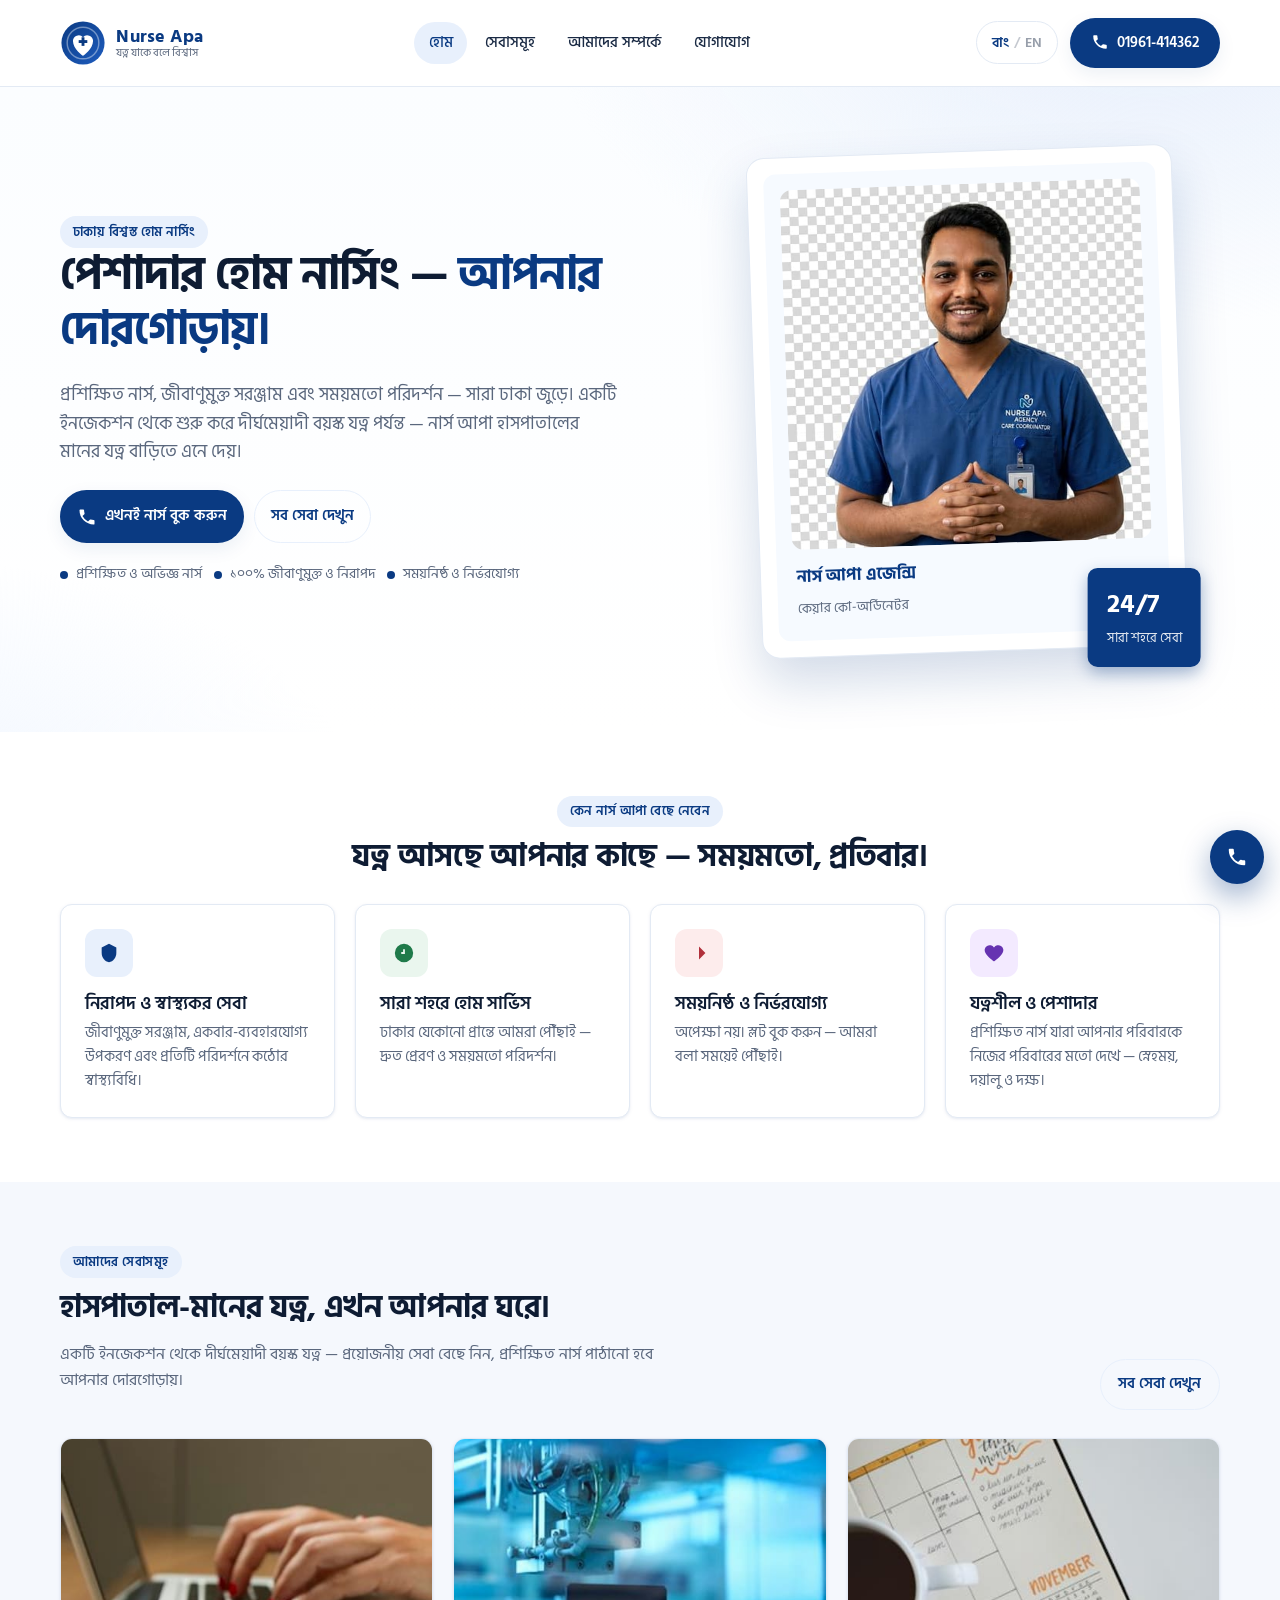
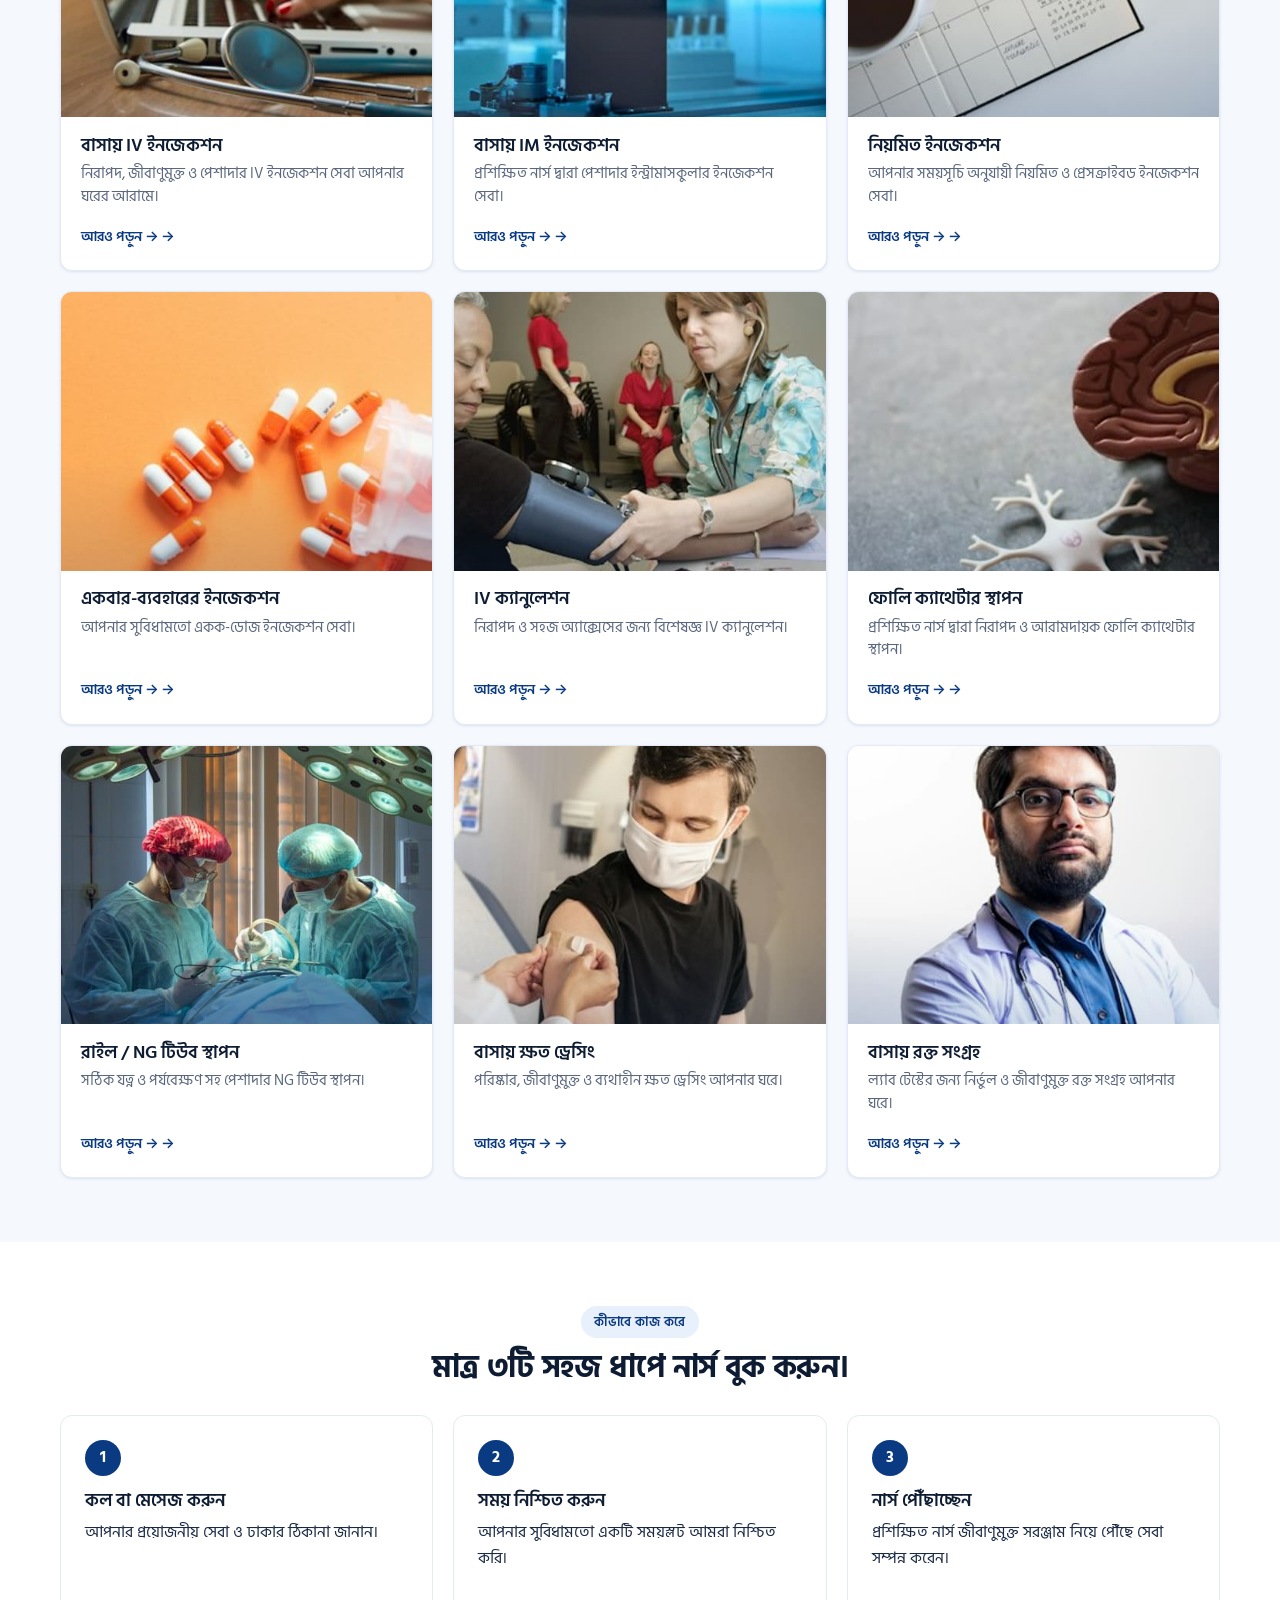
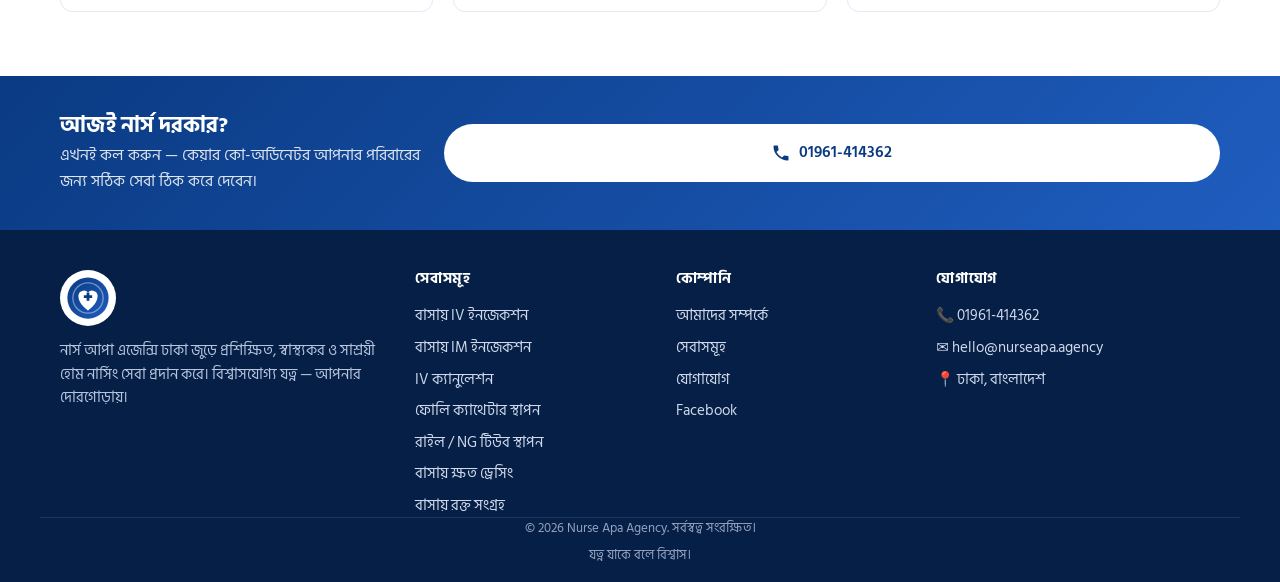
<file: index.html>
<!DOCTYPE html>
<html lang="bn">
<head>
  <meta charset="UTF-8" />
  <meta name="viewport" content="width=device-width, initial-scale=1.0" />
  <meta http-equiv="X-UA-Compatible" content="IE=edge" />
  <title>Nurse Apa — Home Nursing &amp; Medical Care Service in Dhaka | নার্স আপা</title>
  <meta name="description" content="Nurse Apa provides professional home nursing services across Dhaka: IV/IM/Routine injections, IV cannulation, Foley catheter insertion, NG/Ryle tube insertion, wound dressing, and blood collection at home. Trained nurses, hygienic &amp; reliable. Call 01961-414362." />
  <meta name="keywords" content="Nurse Apa, নার্স আপা, home nursing service Dhaka, home nurse Bangladesh, IV injection at home, wound dressing at home, blood collection at home, Ryle tube insertion, Foley catheter, elderly care Dhaka, patient care at home" />
  <meta name="author" content="Nurse Apa Agency" />
  <meta name="robots" content="index, follow" />
  <link rel="canonical" href="https://nurseapa.agency/" />

  <!-- Open Graph -->
  <meta property="og:type" content="website" />
  <meta property="og:title" content="Nurse Apa — Trusted Home Nursing Service in Dhaka" />
  <meta property="og:description" content="Trained, hygienic &amp; reliable home nursing care across the city. IV/IM injections, wound dressing, catheter &amp; Ryle tube insertion, blood collection and more." />
  <meta property="og:url" content="https://nurseapa.agency/" />
  <meta property="og:site_name" content="Nurse Apa Agency" />
  <meta property="og:locale" content="bn_BD" />
  <meta property="og:locale:alternate" content="en_US" />
  <meta property="og:image" content="https://nurseapa.agency/assets/img/og-cover.svg" />

  <!-- Twitter -->
  <meta name="twitter:card" content="summary_large_image" />
  <meta name="twitter:title" content="Nurse Apa — Home Nursing Service in Dhaka" />
  <meta name="twitter:description" content="Safe, sterile and professional home nursing — IV/IM injections, wound dressing, blood collection, Ryle &amp; Foley catheter." />
  <meta name="twitter:image" content="https://nurseapa.agency/assets/img/og-cover.svg" />

  <!-- Hreflang — Bangla is the default; English is an alternate -->
  <link rel="alternate" hreflang="bn" href="https://nurseapa.agency/" />
  <link rel="alternate" hreflang="en" href="https://nurseapa.agency/" />
  <link rel="alternate" hreflang="x-default" href="https://nurseapa.agency/" />

  <!-- Favicon -->
  <link rel="icon" type="image/svg+xml" href="assets/img/logo.svg" />
  <link rel="apple-touch-icon" href="assets/img/logo.svg" />

  <!-- Theme -->
  <meta name="theme-color" content="#0a3a82" />

  <!-- Preconnect -->
  <link rel="preconnect" href="https://fonts.googleapis.com" />
  <link rel="preconnect" href="https://fonts.gstatic.com" crossorigin />
  <link href="https://fonts.googleapis.com/css2?family=Inter:wght@400;500;600;700&family=Hind+Siliguri:wght@400;500;600;700&display=swap" rel="stylesheet" />

  <link rel="stylesheet" href="assets/css/styles.css" />

  <!-- JSON-LD: LocalBusiness -->
  <script type="application/ld+json">
  {
    "@context": "https://schema.org",
    "@type": "MedicalBusiness",
    "name": "Nurse Apa Agency",
    "alternateName": "নার্স আপা",
    "image": "https://nurseapa.agency/assets/img/logo.svg",
    "url": "https://nurseapa.agency/",
    "telephone": "+8801961414362",
    "priceRange": "৳৳",
    "description": "Professional home nursing service in Dhaka — IV/IM injections, IV cannulation, Foley catheter, Ryle/NG tube insertion, wound dressing, blood collection and elderly care by trained nurses.",
    "address": {
      "@type": "PostalAddress",
      "addressLocality": "Dhaka",
      "addressCountry": "BD"
    },
    "areaServed": {
      "@type": "City",
      "name": "Dhaka"
    },
    "openingHoursSpecification": [{
      "@type": "OpeningHoursSpecification",
      "dayOfWeek": ["Monday","Tuesday","Wednesday","Thursday","Friday","Saturday","Sunday"],
      "opens": "00:00",
      "closes": "23:59"
    }],
    "sameAs": [
      "https://www.facebook.com/nurseapa.agency"
    ]
  }
  </script>
</head>
<body>
  <!-- Header -->
  <header class="site-header" id="siteHeader">
    <div class="container header-inner">
      <a href="index.html" class="brand" aria-label="Nurse Apa — home">
        <img src="assets/img/logo.svg" alt="Nurse Apa logo" width="44" height="44" />
        <div class="brand-text">
          <strong>Nurse Apa</strong>
          <span data-i18n="brand.tagline">Care You Can Trust</span>
        </div>
      </a>

      <nav class="primary-nav" aria-label="Primary">
        <ul>
          <li><a href="index.html" class="active" data-i18n="nav.home">Home</a></li>
          <li><a href="services.html" data-i18n="nav.services">Services</a></li>
          <li><a href="about.html" data-i18n="nav.about">About</a></li>
          <li><a href="contact.html" data-i18n="nav.contact">Contact</a></li>
        </ul>
      </nav>

      <div class="header-actions">
        <button id="langToggle" class="lang-toggle" type="button" aria-label="Switch language">
          <span class="lang-toggle-inner"><span class="lang-opt" data-lang="bn">বাং</span><span class="lang-sep" aria-hidden="true">/</span><span class="lang-opt" data-lang="en">EN</span></span>
        </button>
        <a href="tel:+8801961414362" class="btn btn-primary btn-call">
          <svg viewBox="0 0 24 24" width="18" height="18" aria-hidden="true"><path fill="currentColor" d="M6.6 10.8a15.5 15.5 0 0 0 6.6 6.6l2.2-2.2a1 1 0 0 1 1-.25 11.4 11.4 0 0 0 3.6.57 1 1 0 0 1 1 1V20a1 1 0 0 1-1 1A17 17 0 0 1 3 4a1 1 0 0 1 1-1h3.5a1 1 0 0 1 1 1 11.4 11.4 0 0 0 .57 3.6 1 1 0 0 1-.25 1z"/></svg>
          <span>01961-414362</span>
        </a>
        <button class="nav-toggle" id="navToggle" aria-label="Open menu" aria-expanded="false">
          <span></span><span></span><span></span>
        </button>
      </div>
    </div>
  </header>

  <!-- Hero -->
  <section class="hero">
    <div class="container hero-grid">
      <div class="hero-copy">
        <span class="eyebrow" data-i18n="hero.eyebrow">Trusted Home Nursing in Dhaka</span>
        <h1 data-i18n="hero.title">Professional home nursing — <span class="accent">right at your door.</span></h1>
        <p class="lead" data-i18n="hero.lead">Trained nurses, sterile equipment, and on-time visits across the city. From a single injection to round-the-clock elderly care — Nurse Apa brings hospital-grade care home.</p>
        <div class="hero-cta">
          <a href="tel:+8801961414362" class="btn btn-primary btn-lg">
            <svg viewBox="0 0 24 24" width="20" height="20" aria-hidden="true"><path fill="currentColor" d="M6.6 10.8a15.5 15.5 0 0 0 6.6 6.6l2.2-2.2a1 1 0 0 1 1-.25 11.4 11.4 0 0 0 3.6.57 1 1 0 0 1 1 1V20a1 1 0 0 1-1 1A17 17 0 0 1 3 4a1 1 0 0 1 1-1h3.5a1 1 0 0 1 1 1 11.4 11.4 0 0 0 .57 3.6 1 1 0 0 1-.25 1z"/></svg>
            <span data-i18n="hero.ctaCall">Book a nurse now</span>
          </a>
          <a href="services.html" class="btn btn-ghost btn-lg" data-i18n="hero.ctaServices">View all services</a>
        </div>
        <ul class="hero-badges" aria-label="Service highlights">
          <li><span class="dot"></span><span data-i18n="hero.badge1">Trained &amp; experienced nurses</span></li>
          <li><span class="dot"></span><span data-i18n="hero.badge2">100% hygienic &amp; safe</span></li>
          <li><span class="dot"></span><span data-i18n="hero.badge3">Punctual &amp; reliable</span></li>
        </ul>
      </div>
      <div class="hero-card" aria-hidden="true">
        <div class="hero-card-inner">
          <div class="hero-card-photo">
            <picture>
              <source type="image/jpeg" srcset="assets/img/nurse-480.jpg 480w, assets/img/nurse-720.jpg 720w" sizes="(max-width: 720px) 80vw, 360px" />
              <img src="assets/img/nurse-720.jpg" alt="Nurse Apa care coordinator" width="720" height="720" loading="eager" fetchpriority="high" decoding="async" />
            </picture>
          </div>
          <div class="hero-card-meta">
            <strong data-i18n="hero.cardName">Nurse Apa Agency</strong>
            <span data-i18n="hero.cardRole">Care Coordinator</span>
          </div>
        </div>
        <div class="hero-stat" aria-hidden="true">
          <strong>24/7</strong>
          <span data-i18n="hero.statSupport">Support across the city</span>
        </div>
      </div>
    </div>
  </section>

  <!-- Why choose us -->
  <section class="why section">
    <div class="container">
      <div class="section-head">
        <span class="eyebrow" data-i18n="why.eyebrow">Why choose Nurse Apa</span>
        <h2 data-i18n="why.title">Care that comes to you — on time, every time.</h2>
      </div>
      <div class="grid grid-4">
        <article class="feature">
          <div class="feature-icon" style="background:#e8f0fc;color:#0a3a82;">
            <svg viewBox="0 0 24 24" width="22" height="22" aria-hidden="true"><path fill="currentColor" d="M12 2 4 6v6c0 5 3.4 9.4 8 10 4.6-.6 8-5 8-10V6z"/></svg>
          </div>
          <h3 data-i18n="why.f1Title">Safe &amp; hygienic care</h3>
          <p data-i18n="why.f1Text">Sterile equipment, single-use supplies and strict hygiene protocols on every visit.</p>
        </article>
        <article class="feature">
          <div class="feature-icon" style="background:#eaf6ee;color:#1f7a4a;">
            <svg viewBox="0 0 24 24" width="22" height="22" aria-hidden="true"><path fill="currentColor" d="M12 2a10 10 0 1 0 10 10A10 10 0 0 0 12 2zm1 11h-4v-2h2V8h2z"/></svg>
          </div>
          <h3 data-i18n="why.f2Title">Home service across the city</h3>
          <p data-i18n="why.f2Text">We reach you anywhere in Dhaka — quick dispatch and on-time visits.</p>
        </article>
        <article class="feature">
          <div class="feature-icon" style="background:#fdecec;color:#b1303b;">
            <svg viewBox="0 0 24 24" width="22" height="22" aria-hidden="true"><path fill="currentColor" d="M5 12h14M12 5l7 7-7 7"/></svg>
          </div>
          <h3 data-i18n="why.f3Title">On-time &amp; reliable</h3>
          <p data-i18n="why.f3Text">No long waits. Book a slot — we show up when we say we will.</p>
        </article>
        <article class="feature">
          <div class="feature-icon" style="background:#f3eaff;color:#6633b1;">
            <svg viewBox="0 0 24 24" width="22" height="22" aria-hidden="true"><path fill="currentColor" d="M12 21s-7-4.5-9.3-9.1A5.4 5.4 0 0 1 12 6a5.4 5.4 0 0 1 9.3 5.9C19 16.5 12 21 12 21z"/></svg>
          </div>
          <h3 data-i18n="why.f4Title">Compassionate &amp; professional</h3>
          <p data-i18n="why.f4Text">Trained nurses who treat your family like their own — gentle, kind and skilled.</p>
        </article>
      </div>
    </div>
  </section>

  <!-- Services overview -->
  <section class="services section section-alt" id="services">
    <div class="container">
      <div class="section-head section-head-row">
        <div>
          <span class="eyebrow" data-i18n="srv.eyebrow">Our services</span>
          <h2 data-i18n="srv.title">Hospital-quality care, at your home.</h2>
          <p class="muted" data-i18n="srv.lead">From a single injection to long-term elderly care — choose the service you need and we'll send a trained nurse to your door.</p>
        </div>
        <a href="services.html" class="btn btn-ghost" data-i18n="srv.viewAll">View all services</a>
      </div>

      <div class="grid grid-3">
        <a class="srv-card" href="services.html#iv">
          <div class="srv-thumb">
            <picture>
              <source type="image/jpeg" srcset="assets/img/svc-iv-240.jpg 240w, assets/img/svc-iv-480.jpg 480w" sizes="(max-width: 720px) 100vw, 360px" />
              <img src="assets/img/svc-iv-480.jpg" alt="Nurse preparing an IV drip at home" loading="lazy" decoding="async" width="480" height="480" />
            </picture>
          </div>
          <div class="srv-body">
            <h3 data-i18n="srv.iv.title">IV injection at home</h3>
            <p data-i18n="srv.iv.text">Safe, sterile &amp; professional IV injection in the comfort of your home.</p>
            <span class="srv-link" data-i18n="srv.learnMore">Read more →</span>
          </div>
        </a>
        <a class="srv-card" href="services.html#im">
          <div class="srv-thumb">
            <picture>
              <source type="image/jpeg" srcset="assets/img/svc-im-240.jpg 240w, assets/img/svc-im-480.jpg 480w" sizes="(max-width: 720px) 100vw, 360px" />
              <img src="assets/img/svc-im-480.jpg" alt="Close-up of an intramuscular injection" loading="lazy" decoding="async" width="480" height="480" />
            </picture>
          </div>
          <div class="srv-body">
            <h3 data-i18n="srv.im.title">IM injection at home</h3>
            <p data-i18n="srv.im.text">Professional intramuscular injection service by trained nurses.</p>
            <span class="srv-link" data-i18n="srv.learnMore">Read more →</span>
          </div>
        </a>
        <a class="srv-card" href="services.html#routine">
          <div class="srv-thumb">
            <picture>
              <source type="image/jpeg" srcset="assets/img/svc-routine-240.jpg 240w, assets/img/svc-routine-480.jpg 480w" sizes="(max-width: 720px) 100vw, 360px" />
              <img src="assets/img/svc-routine-480.jpg" alt="Nurse scheduling regular home visits" loading="lazy" decoding="async" width="480" height="480" />
            </picture>
          </div>
          <div class="srv-body">
            <h3 data-i18n="srv.routine.title">Routine injection</h3>
            <p data-i18n="srv.routine.text">Regular &amp; prescribed injection service as per your schedule.</p>
            <span class="srv-link" data-i18n="srv.learnMore">Read more →</span>
          </div>
        </a>
        <a class="srv-card" href="services.html#one-time">
          <div class="srv-thumb">
            <picture>
              <source type="image/jpeg" srcset="assets/img/svc-onetime-240.jpg 240w, assets/img/svc-onetime-480.jpg 480w" sizes="(max-width: 720px) 100vw, 360px" />
              <img src="assets/img/svc-onetime-480.jpg" alt="Single-dose vaccine vial" loading="lazy" decoding="async" width="480" height="480" />
            </picture>
          </div>
          <div class="srv-body">
            <h3 data-i18n="srv.one.title">One-time injection</h3>
            <p data-i18n="srv.one.text">Single-dose injection service at your convenience.</p>
            <span class="srv-link" data-i18n="srv.learnMore">Read more →</span>
          </div>
        </a>
        <a class="srv-card" href="services.html#cannulation">
          <div class="srv-thumb">
            <picture>
              <source type="image/jpeg" srcset="assets/img/svc-can-240.jpg 240w, assets/img/svc-can-480.jpg 480w" sizes="(max-width: 720px) 100vw, 360px" />
              <img src="assets/img/svc-can-480.jpg" alt="IV cannulation in the patient's hand" loading="lazy" decoding="async" width="480" height="480" />
            </picture>
          </div>
          <div class="srv-body">
            <h3 data-i18n="srv.can.title">IV cannulation</h3>
            <p data-i18n="srv.can.text">Expert IV cannulation insertion for safe &amp; smooth access.</p>
            <span class="srv-link" data-i18n="srv.learnMore">Read more →</span>
          </div>
        </a>
        <a class="srv-card" href="services.html#foley">
          <div class="srv-thumb">
            <picture>
              <source type="image/jpeg" srcset="assets/img/svc-foley-240.jpg 240w, assets/img/svc-foley-480.jpg 480w" sizes="(max-width: 720px) 100vw, 360px" />
              <img src="assets/img/svc-foley-480.jpg" alt="Caregiver providing catheter care" loading="lazy" decoding="async" width="480" height="480" />
            </picture>
          </div>
          <div class="srv-body">
            <h3 data-i18n="srv.foley.title">Foley catheter insertion</h3>
            <p data-i18n="srv.foley.text">Safe &amp; comfortable Foley catheter insertion by trained nurses.</p>
            <span class="srv-link" data-i18n="srv.learnMore">Read more →</span>
          </div>
        </a>
        <a class="srv-card" href="services.html#ng">
          <div class="srv-thumb">
            <picture>
              <source type="image/jpeg" srcset="assets/img/svc-ng-240.jpg 240w, assets/img/svc-ng-480.jpg 480w" sizes="(max-width: 720px) 100vw, 360px" />
              <img src="assets/img/svc-ng-480.jpg" alt="Patient receiving medical tube feeding care" loading="lazy" decoding="async" width="480" height="480" />
            </picture>
          </div>
          <div class="srv-body">
            <h3 data-i18n="srv.ng.title">Ryle / NG tube insertion</h3>
            <p data-i18n="srv.ng.text">Professional NG tube insertion with proper care &amp; monitoring.</p>
            <span class="srv-link" data-i18n="srv.learnMore">Read more →</span>
          </div>
        </a>
        <a class="srv-card" href="services.html#wound">
          <div class="srv-thumb">
            <picture>
              <source type="image/jpeg" srcset="assets/img/svc-wound-240.jpg 240w, assets/img/svc-wound-480.jpg 480w" sizes="(max-width: 720px) 100vw, 360px" />
              <img src="assets/img/svc-wound-480.jpg" alt="Nurse applying a sterile wound dressing" loading="lazy" decoding="async" width="480" height="480" />
            </picture>
          </div>
          <div class="srv-body">
            <h3 data-i18n="srv.wound.title">Wound dressing at home</h3>
            <p data-i18n="srv.wound.text">Clean, sterile &amp; painless wound dressing at your home.</p>
            <span class="srv-link" data-i18n="srv.learnMore">Read more →</span>
          </div>
        </a>
        <a class="srv-card" href="services.html#blood">
          <div class="srv-thumb">
            <picture>
              <source type="image/jpeg" srcset="assets/img/svc-blood-240.jpg 240w, assets/img/svc-blood-480.jpg 480w" sizes="(max-width: 720px) 100vw, 360px" />
              <img src="assets/img/svc-blood-480.jpg" alt="Blood sample tubes for laboratory testing" loading="lazy" decoding="async" width="480" height="480" />
            </picture>
          </div>
          <div class="srv-body">
            <h3 data-i18n="srv.blood.title">Blood collection at home</h3>
            <p data-i18n="srv.blood.text">Accurate &amp; hygienic blood collection at your home for lab tests.</p>
            <span class="srv-link" data-i18n="srv.learnMore">Read more →</span>
          </div>
        </a>
      </div>
    </div>
  </section>

  <!-- How it works -->
  <section class="how section">
    <div class="container">
      <div class="section-head">
        <span class="eyebrow" data-i18n="how.eyebrow">How it works</span>
        <h2 data-i18n="how.title">Book a nurse in 3 simple steps.</h2>
      </div>
      <ol class="steps">
        <li>
          <span class="step-num">1</span>
          <h3 data-i18n="how.s1Title">Call or message</h3>
          <p data-i18n="how.s1Text">Tell us which service you need and your location in Dhaka.</p>
        </li>
        <li>
          <span class="step-num">2</span>
          <h3 data-i18n="how.s2Title">Confirm a time</h3>
          <p data-i18n="how.s2Text">We confirm an on-time slot that fits your schedule.</p>
        </li>
        <li>
          <span class="step-num">3</span>
          <h3 data-i18n="how.s3Title">Nurse at your door</h3>
          <p data-i18n="how.s3Text">A trained nurse arrives with sterile equipment and completes the service.</p>
        </li>
      </ol>
    </div>
  </section>

  <!-- CTA banner -->
  <section class="cta">
    <div class="container cta-inner">
      <div>
        <h2 data-i18n="cta.title">Need a nurse today?</h2>
        <p data-i18n="cta.lead">Call now — a care coordinator will arrange the right service for your family.</p>
      </div>
      <a href="tel:+8801961414362" class="btn btn-light btn-lg">
        <svg viewBox="0 0 24 24" width="20" height="20" aria-hidden="true"><path fill="currentColor" d="M6.6 10.8a15.5 15.5 0 0 0 6.6 6.6l2.2-2.2a1 1 0 0 1 1-.25 11.4 11.4 0 0 0 3.6.57 1 1 0 0 1 1 1V20a1 1 0 0 1-1 1A17 17 0 0 1 3 4a1 1 0 0 1 1-1h3.5a1 1 0 0 1 1 1 11.4 11.4 0 0 0 .57 3.6 1 1 0 0 1-.25 1z"/></svg>
        <span>01961-414362</span>
      </a>
    </div>
  </section>

  <!-- Footer -->
  <footer class="site-footer">
    <div class="container footer-grid">
      <div class="footer-brand">
        <img src="assets/img/logo.svg" alt="Nurse Apa logo" width="44" height="44" />
        <p data-i18n="footer.about">Nurse Apa Agency provides trained, hygienic and affordable home nursing across Dhaka. Care you can trust — at your door.</p>
      </div>
      <div>
        <h4 data-i18n="footer.servicesTitle">Services</h4>
        <ul>
          <li><a href="services.html#iv" data-i18n="srv.iv.title">IV injection at home</a></li>
          <li><a href="services.html#im" data-i18n="srv.im.title">IM injection at home</a></li>
          <li><a href="services.html#cannulation" data-i18n="srv.can.title">IV cannulation</a></li>
          <li><a href="services.html#foley" data-i18n="srv.foley.title">Foley catheter insertion</a></li>
          <li><a href="services.html#ng" data-i18n="srv.ng.title">Ryle / NG tube insertion</a></li>
          <li><a href="services.html#wound" data-i18n="srv.wound.title">Wound dressing</a></li>
          <li><a href="services.html#blood" data-i18n="srv.blood.title">Blood collection</a></li>
        </ul>
      </div>
      <div>
        <h4 data-i18n="footer.company">Company</h4>
        <ul>
          <li><a href="about.html" data-i18n="nav.about">About</a></li>
          <li><a href="services.html" data-i18n="nav.services">Services</a></li>
          <li><a href="contact.html" data-i18n="nav.contact">Contact</a></li>
          <li><a href="https://www.facebook.com/nurseapa.agency" rel="noopener" target="_blank">Facebook</a></li>
        </ul>
      </div>
      <div>
        <h4 data-i18n="footer.contact">Contact</h4>
        <ul>
          <li><a href="tel:+8801961414362">📞 01961-414362</a></li>
          <li><a href="mailto:hello@nurseapa.agency">✉ hello@nurseapa.agency</a></li>
          <li>📍 <span data-i18n="footer.city">Dhaka, Bangladesh</span></li>
        </ul>
      </div>
    </div>
    <div class="container footer-bottom">
      <span>© <span id="year"></span> Nurse Apa Agency. <span data-i18n="footer.rights">All rights reserved.</span></span>
      <span data-i18n="footer.motto">Care you can trust.</span>
    </div>
  </footer>

  <a class="fab-call" href="tel:+8801961414362" aria-label="Call Nurse Apa">
    <svg viewBox="0 0 24 24" width="22" height="22" aria-hidden="true"><path fill="currentColor" d="M6.6 10.8a15.5 15.8 0 0 0 6.6 6.6l2.2-2.2a1 1 0 0 1 1-.25 11.4 11.4 0 0 0 3.6.57 1 1 0 0 1 1 1V20a1 1 0 0 1-1 1A17 17 0 0 1 3 4a1 1 0 0 1 1-1h3.5a1 1 0 0 1 1 1 11.4 11.4 0 0 0 .57 3.6 1 1 0 0 1-.25 1z"/></svg>
  </a>

  <script src="assets/js/main.js"></script>
</body>
</html>
</file>
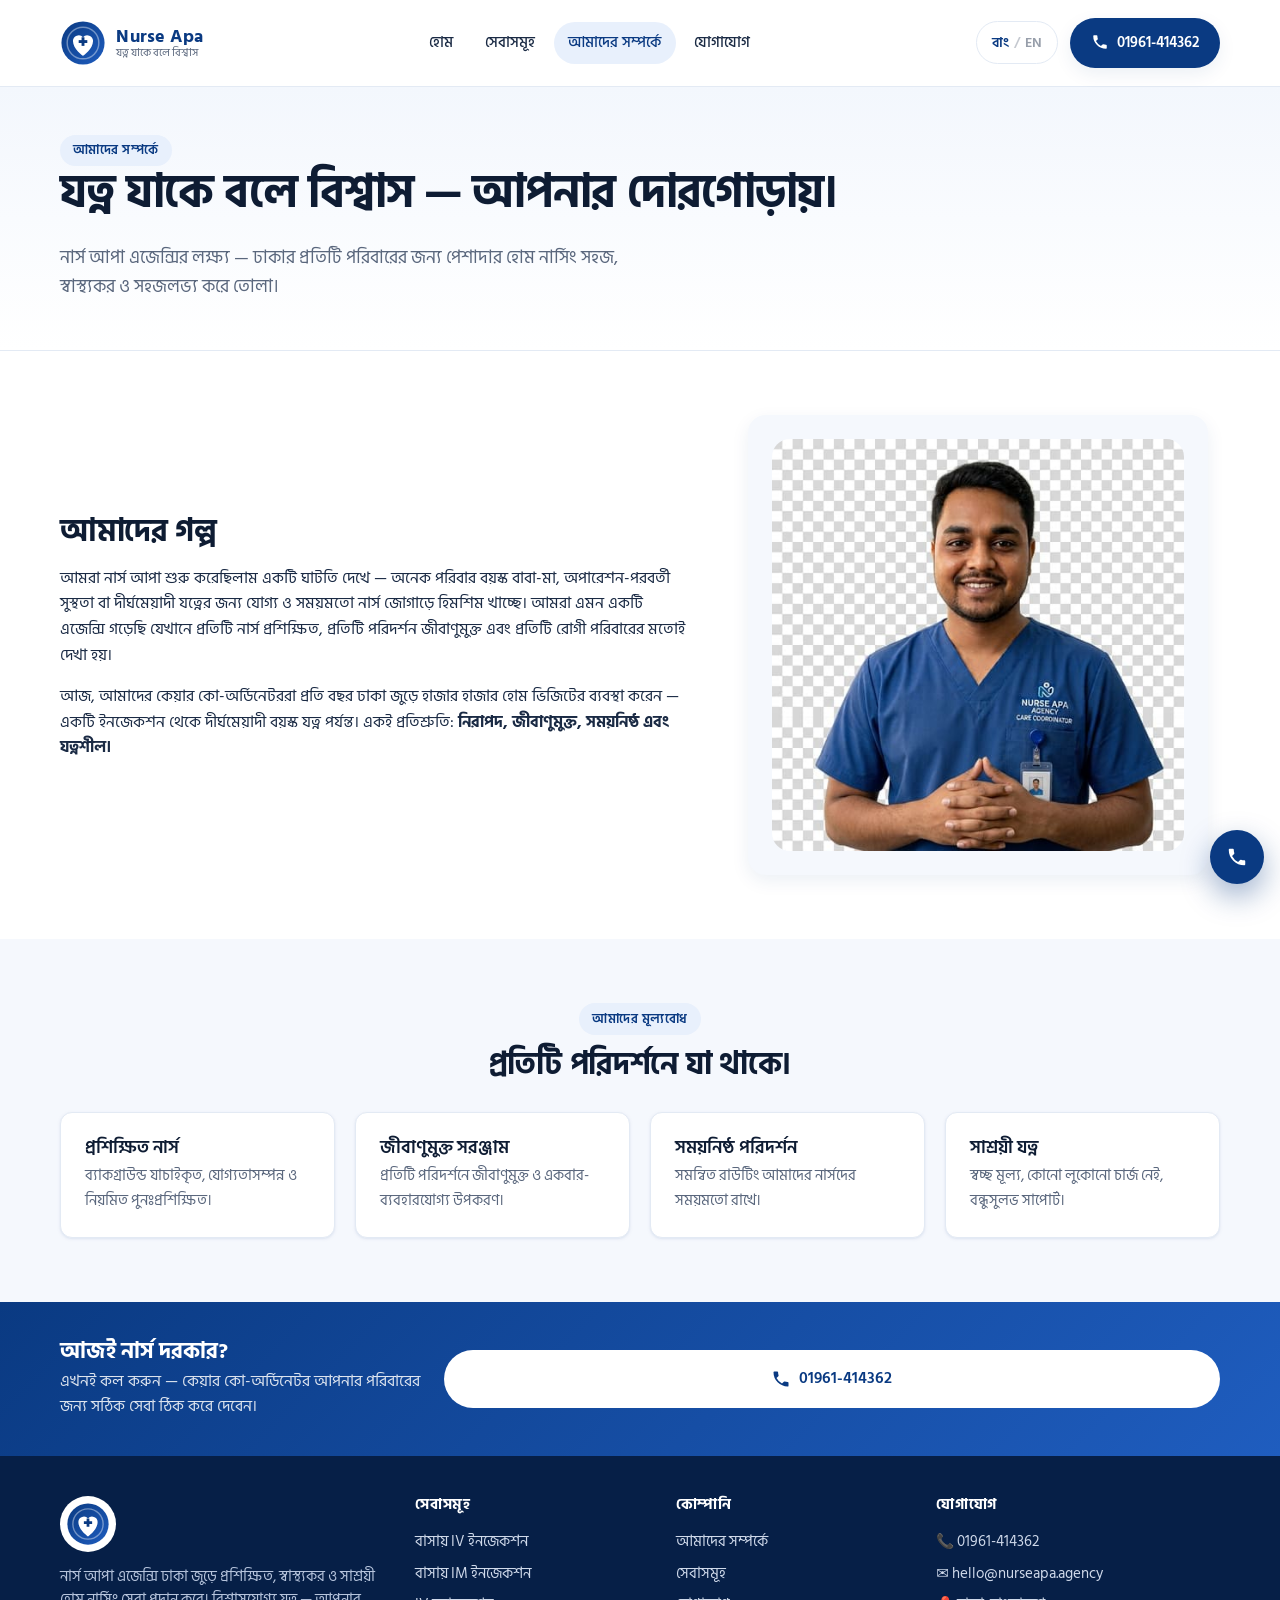
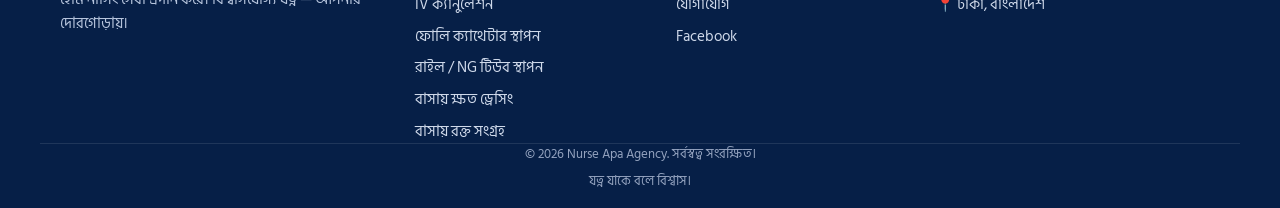
<file: about.html>
<!DOCTYPE html>
<html lang="bn">
<head>
  <meta charset="UTF-8" />
  <meta name="viewport" content="width=device-width, initial-scale=1.0" />
  <title>About Nurse Apa — Trusted Home Nursing Agency in Dhaka | নার্স আপা সম্পর্কে</title>
  <meta name="description" content="Nurse Apa Agency brings trained, hygienic and affordable home nursing care to families across Dhaka. Meet our care coordinators and learn how we work." />
  <meta name="keywords" content="about Nurse Apa, Nurse Apa Agency Dhaka, home nursing care Bangladesh, নার্স আপা, trusted home nurse" />
  <link rel="canonical" href="https://nurseapa.agency/about.html" />
  <meta property="og:title" content="About Nurse Apa — Trusted Home Nursing Agency in Dhaka" />
  <meta property="og:description" content="Trained nurses, sterile equipment and on-time visits across Dhaka — meet Nurse Apa Agency." />
  <meta property="og:url" content="https://nurseapa.agency/about.html" />
  <meta property="og:image" content="https://nurseapa.agency/assets/img/og-cover.svg" />
  <link rel="alternate" hreflang="en" href="https://nurseapa.agency/about.html" />
  <link rel="alternate" hreflang="bn" href="https://nurseapa.agency/about.html" />
  <link rel="icon" type="image/svg+xml" href="assets/img/logo.svg" />
  <meta name="theme-color" content="#0a3a82" />
  <link href="https://fonts.googleapis.com/css2?family=Inter:wght@400;500;600;700&family=Hind+Siliguri:wght@400;500;600;700&display=swap" rel="stylesheet" />
  <link rel="stylesheet" href="assets/css/styles.css" />
</head>
<body>
  <header id="siteHeader" class="site-header">
    <div class="container header-inner">
      <a href="index.html" class="brand">
        <img src="assets/img/logo.svg" alt="Nurse Apa logo" width="44" height="44" />
        <div class="brand-text">
          <strong>Nurse Apa</strong>
          <span data-i18n="brand.tagline">Care You Can Trust</span>
        </div>
      </a>
      <nav class="primary-nav" aria-label="Primary">
        <ul>
          <li><a href="index.html" data-i18n="nav.home">Home</a></li>
          <li><a href="services.html" data-i18n="nav.services">Services</a></li>
          <li><a href="about.html" class="active" data-i18n="nav.about">About</a></li>
          <li><a href="contact.html" data-i18n="nav.contact">Contact</a></li>
        </ul>
      </nav>
      <div class="header-actions">
        <button id="langToggle" class="lang-toggle" type="button" aria-label="Switch language">
          <span class="lang-toggle-inner"><span class="lang-opt" data-lang="bn">বাং</span><span class="lang-sep" aria-hidden="true">/</span><span class="lang-opt" data-lang="en">EN</span></span>
        </button>
        <a href="tel:+8801961414362" class="btn btn-primary btn-call">
          <svg viewBox="0 0 24 24" width="18" height="18" aria-hidden="true"><path fill="currentColor" d="M6.6 10.8a15.5 15.5 0 0 0 6.6 6.6l2.2-2.2a1 1 0 0 1 1-.25 11.4 11.4 0 0 0 3.6.57 1 1 0 0 1 1 1V20a1 1 0 0 1-1 1A17 17 0 0 1 3 4a1 1 0 0 1 1-1h3.5a1 1 0 0 1 1 1 11.4 11.4 0 0 0 .57 3.6 1 1 0 0 1-.25 1z"/></svg>
          <span>01961-414362</span>
        </a>
        <button class="nav-toggle" id="navToggle" aria-label="Open menu"><span></span><span></span><span></span></button>
      </div>
    </div>
  </header>

  <section class="page-hero">
    <div class="container">
      <span class="eyebrow" data-i18n="about.eyebrow">About us</span>
      <h1 data-i18n="about.title">Care you can trust — at your door.</h1>
      <p class="lead" data-i18n="about.lead">Nurse Apa Agency is on a mission to make professional home nursing simple, hygienic and accessible for every family in Dhaka.</p>
    </div>
  </section>

  <section class="section">
    <div class="container about-grid">
      <div>
        <h2 data-i18n="about.ourStory">Our story</h2>
        <p data-i18n="about.storyP1">We started Nurse Apa because we saw a gap — too many families struggling to arrange qualified, on-time nursing for elderly parents, post-surgery recovery or chronic care. We built an agency where every nurse is trained, every visit is hygienic, and every patient is treated like family.</p>
        <p data-i18n="about.storyP2">Today, our care coordinators arrange thousands of home visits a year across Dhaka — from a single injection to long-term elderly care. Same promise: <strong>safe, sterile, on-time, and compassionate.</strong></p>
      </div>
      <div class="about-photo">
        <picture>
          <source type="image/jpeg" srcset="assets/img/nurse-480.jpg 480w, assets/img/nurse-720.jpg 720w" sizes="(max-width: 960px) 90vw, 480px" />
          <img src="assets/img/nurse-720.jpg" alt="Nurse Apa care coordinator" width="720" height="720" loading="lazy" decoding="async" />
        </picture>
      </div>
    </div>
  </section>

  <section class="section section-alt">
    <div class="container">
      <div class="section-head">
        <span class="eyebrow" data-i18n="about.values">Our values</span>
        <h2 data-i18n="about.valuesTitle">What every visit looks like.</h2>
      </div>
      <div class="grid grid-4">
        <article class="feature">
          <h3 data-i18n="about.v1Title">Trained nurses</h3>
          <p data-i18n="about.v1Text">Background-checked, qualified and re-trained regularly.</p>
        </article>
        <article class="feature">
          <h3 data-i18n="about.v2Title">Hygienic equipment</h3>
          <p data-i18n="about.v2Text">Sterile, single-use supplies on every visit.</p>
        </article>
        <article class="feature">
          <h3 data-i18n="about.v3Title">Punctual visits</h3>
          <p data-i18n="about.v3Text">Coordinated routing keeps our nurses on time.</p>
        </article>
        <article class="feature">
          <h3 data-i18n="about.v4Title">Affordable care</h3>
          <p data-i18n="about.v4Text">Transparent pricing, no hidden charges, friendly support.</p>
        </article>
      </div>
    </div>
  </section>

  <section class="cta">
    <div class="container cta-inner">
      <div>
        <h2 data-i18n="cta.title">Need a nurse today?</h2>
        <p data-i18n="cta.lead">Call now — a care coordinator will arrange the right service for your family.</p>
      </div>
      <a href="tel:+8801961414362" class="btn btn-light btn-lg">
        <svg viewBox="0 0 24 24" width="20" height="20" aria-hidden="true"><path fill="currentColor" d="M6.6 10.8a15.5 15.5 0 0 0 6.6 6.6l2.2-2.2a1 1 0 0 1 1-.25 11.4 11.4 0 0 0 3.6.57 1 1 0 0 1 1 1V20a1 1 0 0 1-1 1A17 17 0 0 1 3 4a1 1 0 0 1 1-1h3.5a1 1 0 0 1 1 1 11.4 11.4 0 0 0 .57 3.6 1 1 0 0 1-.25 1z"/></svg>
        <span>01961-414362</span>
      </a>
    </div>
  </section>

  <footer class="site-footer">
    <div class="container footer-grid">
      <div class="footer-brand">
        <img src="assets/img/logo.svg" alt="Nurse Apa logo" width="44" height="44" />
        <p data-i18n="footer.about">Nurse Apa Agency provides trained, hygienic and affordable home nursing across Dhaka. Care you can trust — at your door.</p>
      </div>
      <div>
        <h4 data-i18n="footer.servicesTitle">Services</h4>
        <ul>
          <li><a href="services.html#iv" data-i18n="srv.iv.title">IV injection at home</a></li>
          <li><a href="services.html#im" data-i18n="srv.im.title">IM injection at home</a></li>
          <li><a href="services.html#cannulation" data-i18n="srv.can.title">IV cannulation</a></li>
          <li><a href="services.html#foley" data-i18n="srv.foley.title">Foley catheter insertion</a></li>
          <li><a href="services.html#ng" data-i18n="srv.ng.title">Ryle / NG tube insertion</a></li>
          <li><a href="services.html#wound" data-i18n="srv.wound.title">Wound dressing</a></li>
          <li><a href="services.html#blood" data-i18n="srv.blood.title">Blood collection</a></li>
        </ul>
      </div>
      <div>
        <h4 data-i18n="footer.company">Company</h4>
        <ul>
          <li><a href="about.html" data-i18n="nav.about">About</a></li>
          <li><a href="services.html" data-i18n="nav.services">Services</a></li>
          <li><a href="contact.html" data-i18n="nav.contact">Contact</a></li>
          <li><a href="https://www.facebook.com/nurseapa.agency" rel="noopener" target="_blank">Facebook</a></li>
        </ul>
      </div>
      <div>
        <h4 data-i18n="footer.contact">Contact</h4>
        <ul>
          <li><a href="tel:+8801961414362">📞 01961-414362</a></li>
          <li><a href="mailto:hello@nurseapa.agency">✉ hello@nurseapa.agency</a></li>
          <li>📍 <span data-i18n="footer.city">Dhaka, Bangladesh</span></li>
        </ul>
      </div>
    </div>
    <div class="container footer-bottom">
      <span>© <span id="year"></span> Nurse Apa Agency. <span data-i18n="footer.rights">All rights reserved.</span></span>
      <span data-i18n="footer.motto">Care you can trust.</span>
    </div>
  </footer>

  <a class="fab-call" href="tel:+8801961414362" aria-label="Call Nurse Apa">
    <svg viewBox="0 0 24 24" width="22" height="22" aria-hidden="true"><path fill="currentColor" d="M6.6 10.8a15.5 15.5 0 0 0 6.6 6.6l2.2-2.2a1 1 0 0 1 1-.25 11.4 11.4 0 0 0 3.6.57 1 1 0 0 1 1 1V20a1 1 0 0 1-1 1A17 17 0 0 1 3 4a1 1 0 0 1 1-1h3.5a1 1 0 0 1 1 1 11.4 11.4 0 0 0 .57 3.6 1 1 0 0 1-.25 1z"/></svg>
  </a>

  <script src="assets/js/main.js"></script>
</body>
</html>
</file>
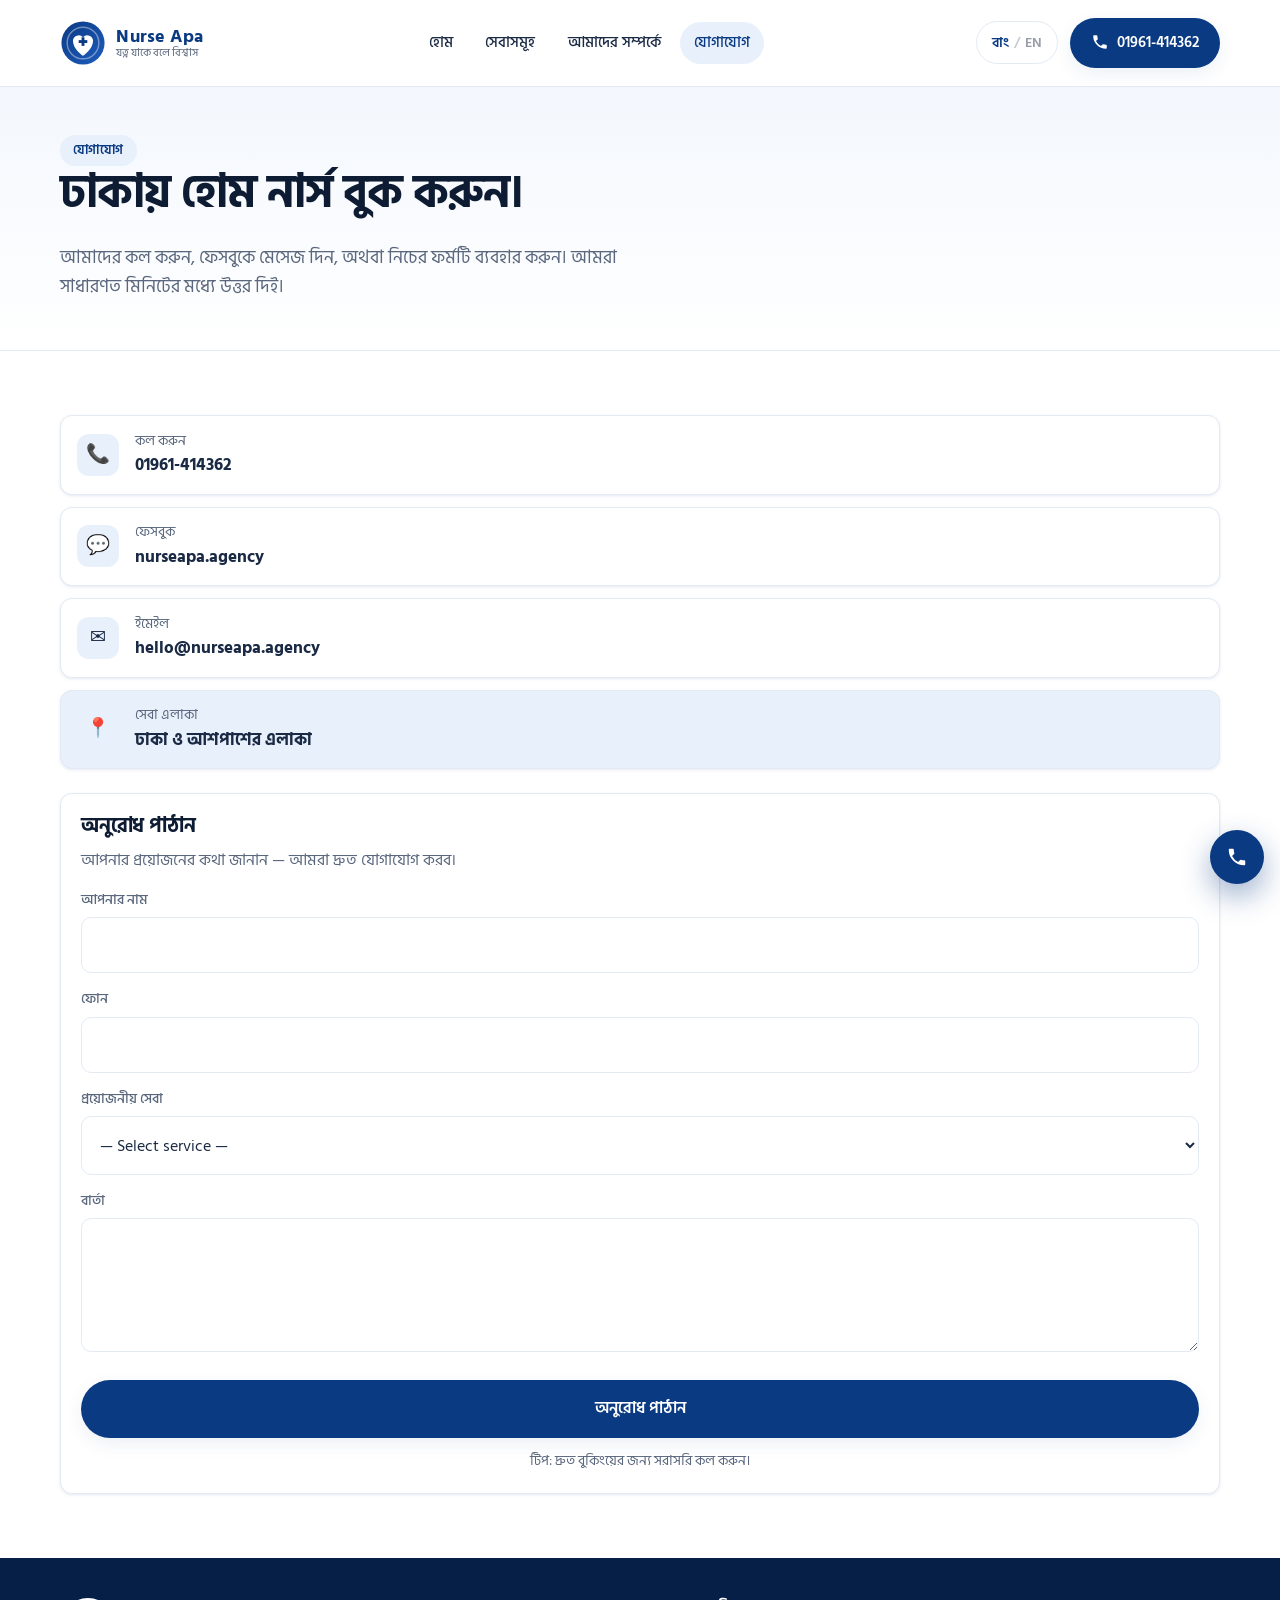
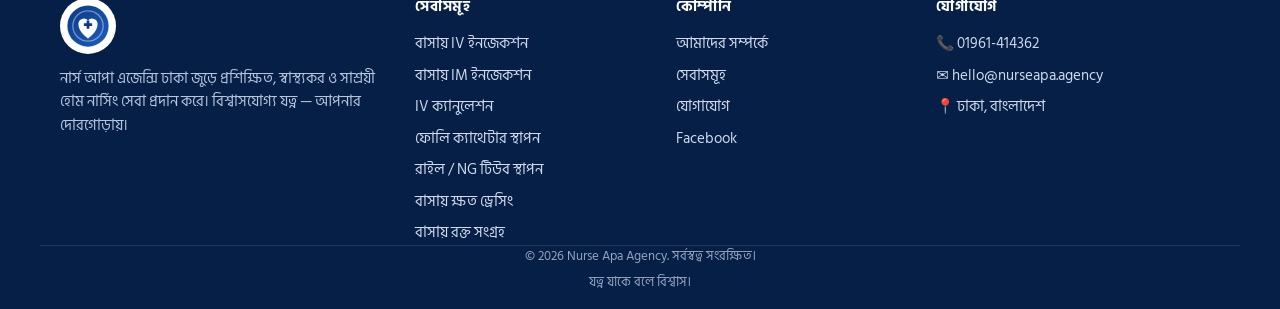
<file: contact.html>
<!DOCTYPE html>
<html lang="bn">
<head>
  <meta charset="UTF-8" />
  <meta name="viewport" content="width=device-width, initial-scale=1.0" />
  <title>Contact Nurse Apa — Book a Home Nurse in Dhaka | নার্স আপা যোগাযোগ</title>
  <meta name="description" content="Contact Nurse Apa Agency in Dhaka. Call 01961-414362 or message us on Facebook to book a trained home nurse for IV, IM, catheter, Ryle tube, wound dressing, blood collection or elderly care." />
  <meta name="keywords" content="contact Nurse Apa, book home nurse Dhaka, নার্স আপা যোগাযোগ, 01961414362, Nurse Apa phone number" />
  <link rel="canonical" href="https://nurseapa.agency/contact.html" />
  <meta property="og:title" content="Contact Nurse Apa — Book a Home Nurse in Dhaka" />
  <meta property="og:description" content="Call 01961-414362 or message us on Facebook to book a trained home nurse in Dhaka." />
  <meta property="og:url" content="https://nurseapa.agency/contact.html" />
  <meta property="og:image" content="https://nurseapa.agency/assets/img/og-cover.svg" />
  <link rel="alternate" hreflang="en" href="https://nurseapa.agency/contact.html" />
  <link rel="alternate" hreflang="bn" href="https://nurseapa.agency/contact.html" />
  <link rel="icon" type="image/svg+xml" href="assets/img/logo.svg" />
  <meta name="theme-color" content="#0a3a82" />
  <link href="https://fonts.googleapis.com/css2?family=Inter:wght@400;500;600;700&family=Hind+Siliguri:wght@400;500;600;700&display=swap" rel="stylesheet" />
  <link rel="stylesheet" href="assets/css/styles.css" />
</head>
<body>
  <header id="siteHeader" class="site-header">
    <div class="container header-inner">
      <a href="index.html" class="brand">
        <img src="assets/img/logo.svg" alt="Nurse Apa logo" width="44" height="44" />
        <div class="brand-text">
          <strong>Nurse Apa</strong>
          <span data-i18n="brand.tagline">Care You Can Trust</span>
        </div>
      </a>
      <nav class="primary-nav" aria-label="Primary">
        <ul>
          <li><a href="index.html" data-i18n="nav.home">Home</a></li>
          <li><a href="services.html" data-i18n="nav.services">Services</a></li>
          <li><a href="about.html" data-i18n="nav.about">About</a></li>
          <li><a href="contact.html" class="active" data-i18n="nav.contact">Contact</a></li>
        </ul>
      </nav>
      <div class="header-actions">
        <button id="langToggle" class="lang-toggle" type="button" aria-label="Switch language">
          <span class="lang-toggle-inner"><span class="lang-opt" data-lang="bn">বাং</span><span class="lang-sep" aria-hidden="true">/</span><span class="lang-opt" data-lang="en">EN</span></span>
        </button>
        <a href="tel:+8801961414362" class="btn btn-primary btn-call">
          <svg viewBox="0 0 24 24" width="18" height="18" aria-hidden="true"><path fill="currentColor" d="M6.6 10.8a15.5 15.5 0 0 0 6.6 6.6l2.2-2.2a1 1 0 0 1 1-.25 11.4 11.4 0 0 0 3.6.57 1 1 0 0 1 1 1V20a1 1 0 0 1-1 1A17 17 0 0 1 3 4a1 1 0 0 1 1-1h3.5a1 1 0 0 1 1 1 11.4 11.4 0 0 0 .57 3.6 1 1 0 0 1-.25 1z"/></svg>
          <span>01961-414362</span>
        </a>
        <button class="nav-toggle" id="navToggle" aria-label="Open menu"><span></span><span></span><span></span></button>
      </div>
    </div>
  </header>

  <section class="page-hero">
    <div class="container">
      <span class="eyebrow" data-i18n="contactPg.eyebrow">Contact us</span>
      <h1 data-i18n="contactPg.title">Book a home nurse in Dhaka.</h1>
      <p class="lead" data-i18n="contactPg.lead">Call us, message us on Facebook, or use the form below. We usually reply within minutes.</p>
    </div>
  </section>

  <section class="section">
    <div class="container contact-grid">
      <div class="contact-cards">
        <a class="contact-card" href="tel:+8801961414362">
          <div class="contact-icon">📞</div>
          <div>
            <span data-i18n="contact.call">Call us</span>
            <strong>01961-414362</strong>
          </div>
        </a>
        <a class="contact-card" href="https://www.facebook.com/nurseapa.agency" target="_blank" rel="noopener">
          <div class="contact-icon">💬</div>
          <div>
            <span data-i18n="contact.fb">Facebook</span>
            <strong>nurseapa.agency</strong>
          </div>
        </a>
        <a class="contact-card" href="mailto:hello@nurseapa.agency">
          <div class="contact-icon">✉</div>
          <div>
            <span data-i18n="contact.mail">Email</span>
            <strong>hello@nurseapa.agency</strong>
          </div>
        </a>
        <div class="contact-card static">
          <div class="contact-icon">📍</div>
          <div>
            <span data-i18n="contact.loc">Service area</span>
            <strong data-i18n="contact.locVal">Dhaka &amp; surrounding areas</strong>
          </div>
        </div>
      </div>

      <form class="contact-form" id="contactForm" novalidate>
        <h2 data-i18n="contact.formTitle">Send a request</h2>
        <p class="muted" data-i18n="contact.formLead">Tell us what you need — we'll get back to you quickly.</p>

        <label>
          <span data-i18n="form.name">Your name</span>
          <input type="text" name="name" required />
        </label>
        <label>
          <span data-i18n="form.phone">Phone</span>
          <input type="tel" name="phone" required />
        </label>
        <label>
          <span data-i18n="form.service">Service needed</span>
          <select name="service">
            <option value="">— Select service —</option>
            <option>IV injection</option>
            <option>IM injection</option>
            <option>Routine injection</option>
            <option>One-time injection</option>
            <option>IV cannulation</option>
            <option>Foley catheter insertion</option>
            <option>Ryle / NG tube insertion</option>
            <option>Wound dressing</option>
            <option>Blood collection</option>
            <option>Elderly / long-term care</option>
          </select>
        </label>
        <label>
          <span data-i18n="form.msg">Message</span>
          <textarea name="message" rows="4"></textarea>
        </label>
        <button type="submit" class="btn btn-primary btn-lg" data-i18n="form.send">Send request</button>
        <p class="form-note" id="formNote" data-i18n="form.note">Tip: for the fastest booking, please call us directly.</p>
      </form>
    </div>
  </section>

  <footer class="site-footer">
    <div class="container footer-grid">
      <div class="footer-brand">
        <img src="assets/img/logo.svg" alt="Nurse Apa logo" width="44" height="44" />
        <p data-i18n="footer.about">Nurse Apa Agency provides trained, hygienic and affordable home nursing across Dhaka. Care you can trust — at your door.</p>
      </div>
      <div>
        <h4 data-i18n="footer.servicesTitle">Services</h4>
        <ul>
          <li><a href="services.html#iv" data-i18n="srv.iv.title">IV injection at home</a></li>
          <li><a href="services.html#im" data-i18n="srv.im.title">IM injection at home</a></li>
          <li><a href="services.html#cannulation" data-i18n="srv.can.title">IV cannulation</a></li>
          <li><a href="services.html#foley" data-i18n="srv.foley.title">Foley catheter insertion</a></li>
          <li><a href="services.html#ng" data-i18n="srv.ng.title">Ryle / NG tube insertion</a></li>
          <li><a href="services.html#wound" data-i18n="srv.wound.title">Wound dressing</a></li>
          <li><a href="services.html#blood" data-i18n="srv.blood.title">Blood collection</a></li>
        </ul>
      </div>
      <div>
        <h4 data-i18n="footer.company">Company</h4>
        <ul>
          <li><a href="about.html" data-i18n="nav.about">About</a></li>
          <li><a href="services.html" data-i18n="nav.services">Services</a></li>
          <li><a href="contact.html" data-i18n="nav.contact">Contact</a></li>
          <li><a href="https://www.facebook.com/nurseapa.agency" rel="noopener" target="_blank">Facebook</a></li>
        </ul>
      </div>
      <div>
        <h4 data-i18n="footer.contact">Contact</h4>
        <ul>
          <li><a href="tel:+8801961414362">📞 01961-414362</a></li>
          <li><a href="mailto:hello@nurseapa.agency">✉ hello@nurseapa.agency</a></li>
          <li>📍 <span data-i18n="footer.city">Dhaka, Bangladesh</span></li>
        </ul>
      </div>
    </div>
    <div class="container footer-bottom">
      <span>© <span id="year"></span> Nurse Apa Agency. <span data-i18n="footer.rights">All rights reserved.</span></span>
      <span data-i18n="footer.motto">Care you can trust.</span>
    </div>
  </footer>

  <a class="fab-call" href="tel:+8801961414362" aria-label="Call Nurse Apa">
    <svg viewBox="0 0 24 24" width="22" height="22" aria-hidden="true"><path fill="currentColor" d="M6.6 10.8a15.5 15.5 0 0 0 6.6 6.6l2.2-2.2a1 1 0 0 1 1-.25 11.4 11.4 0 0 0 3.6.57 1 1 0 0 1 1 1V20a1 1 0 0 1-1 1A17 17 0 0 1 3 4a1 1 0 0 1 1-1h3.5a1 1 0 0 1 1 1 11.4 11.4 0 0 0 .57 3.6 1 1 0 0 1-.25 1z"/></svg>
  </a>

  <script src="assets/js/main.js"></script>
</body>
</html>
</file>
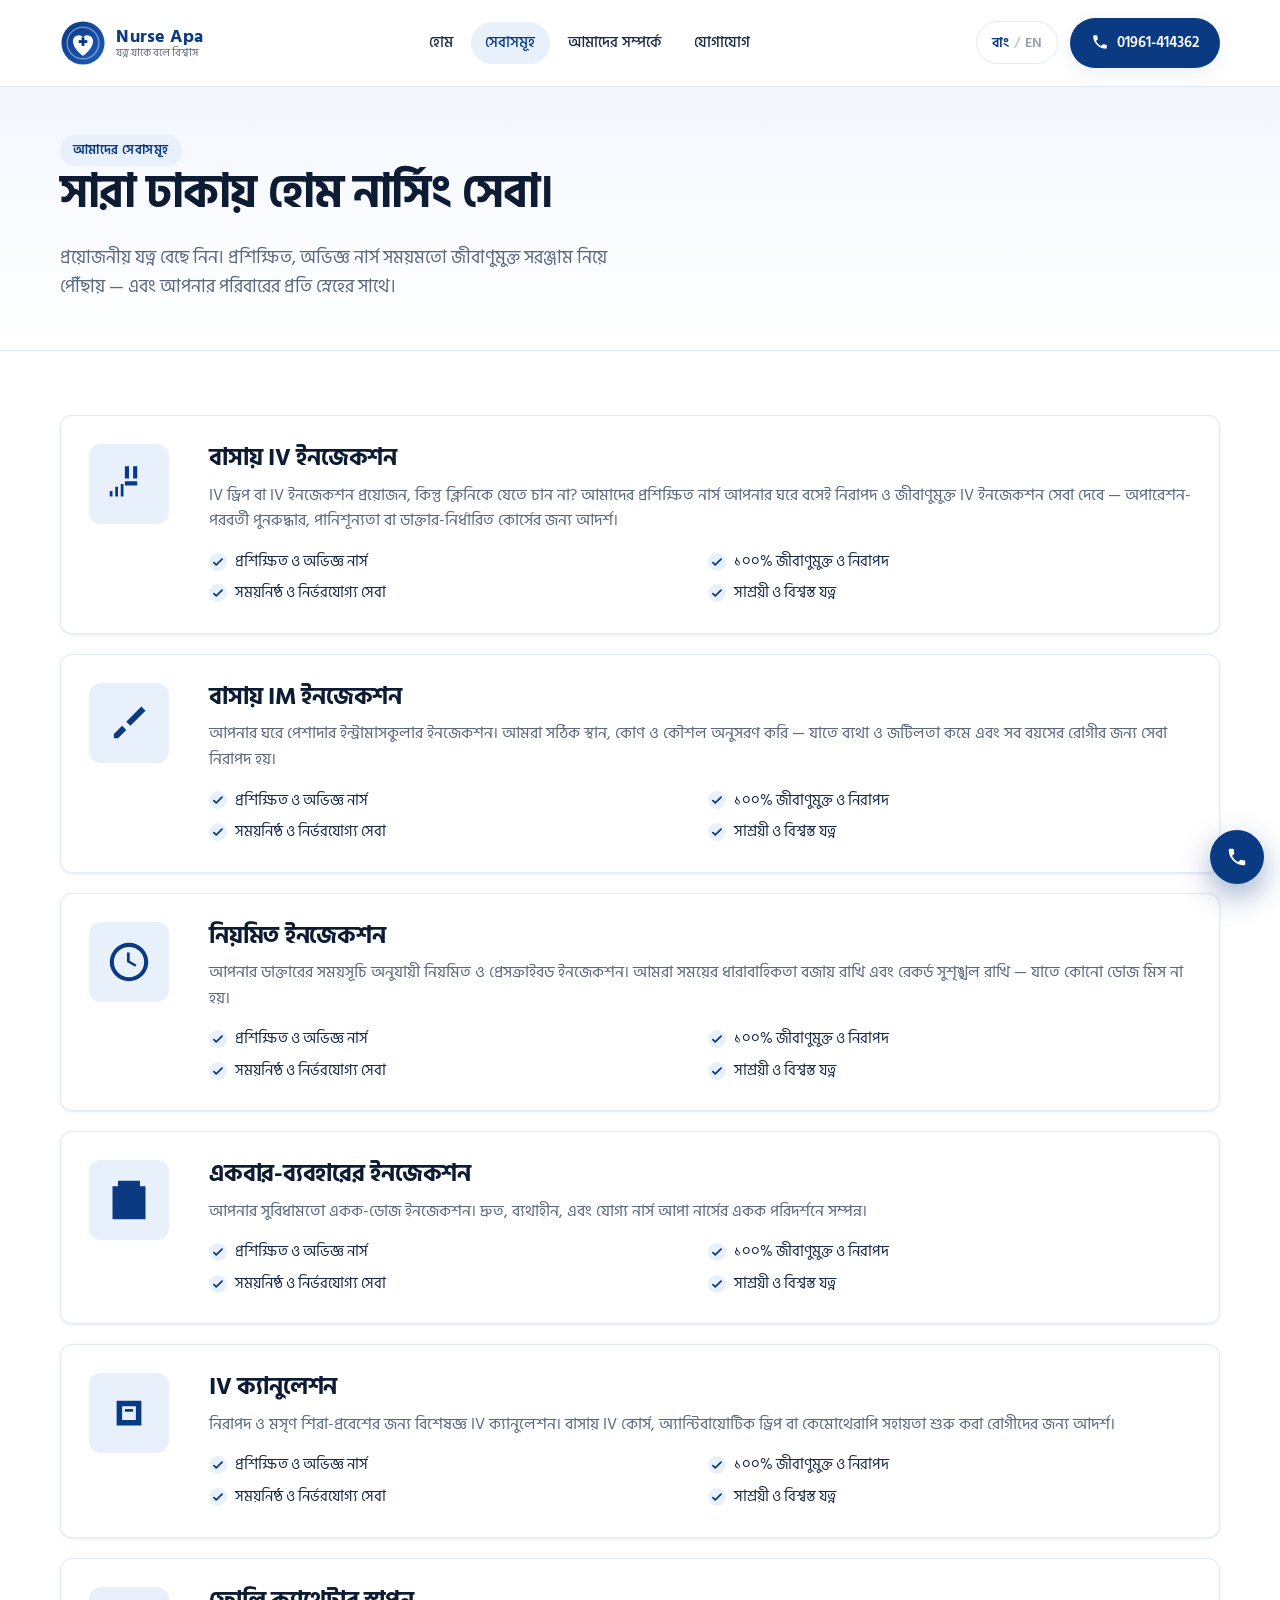
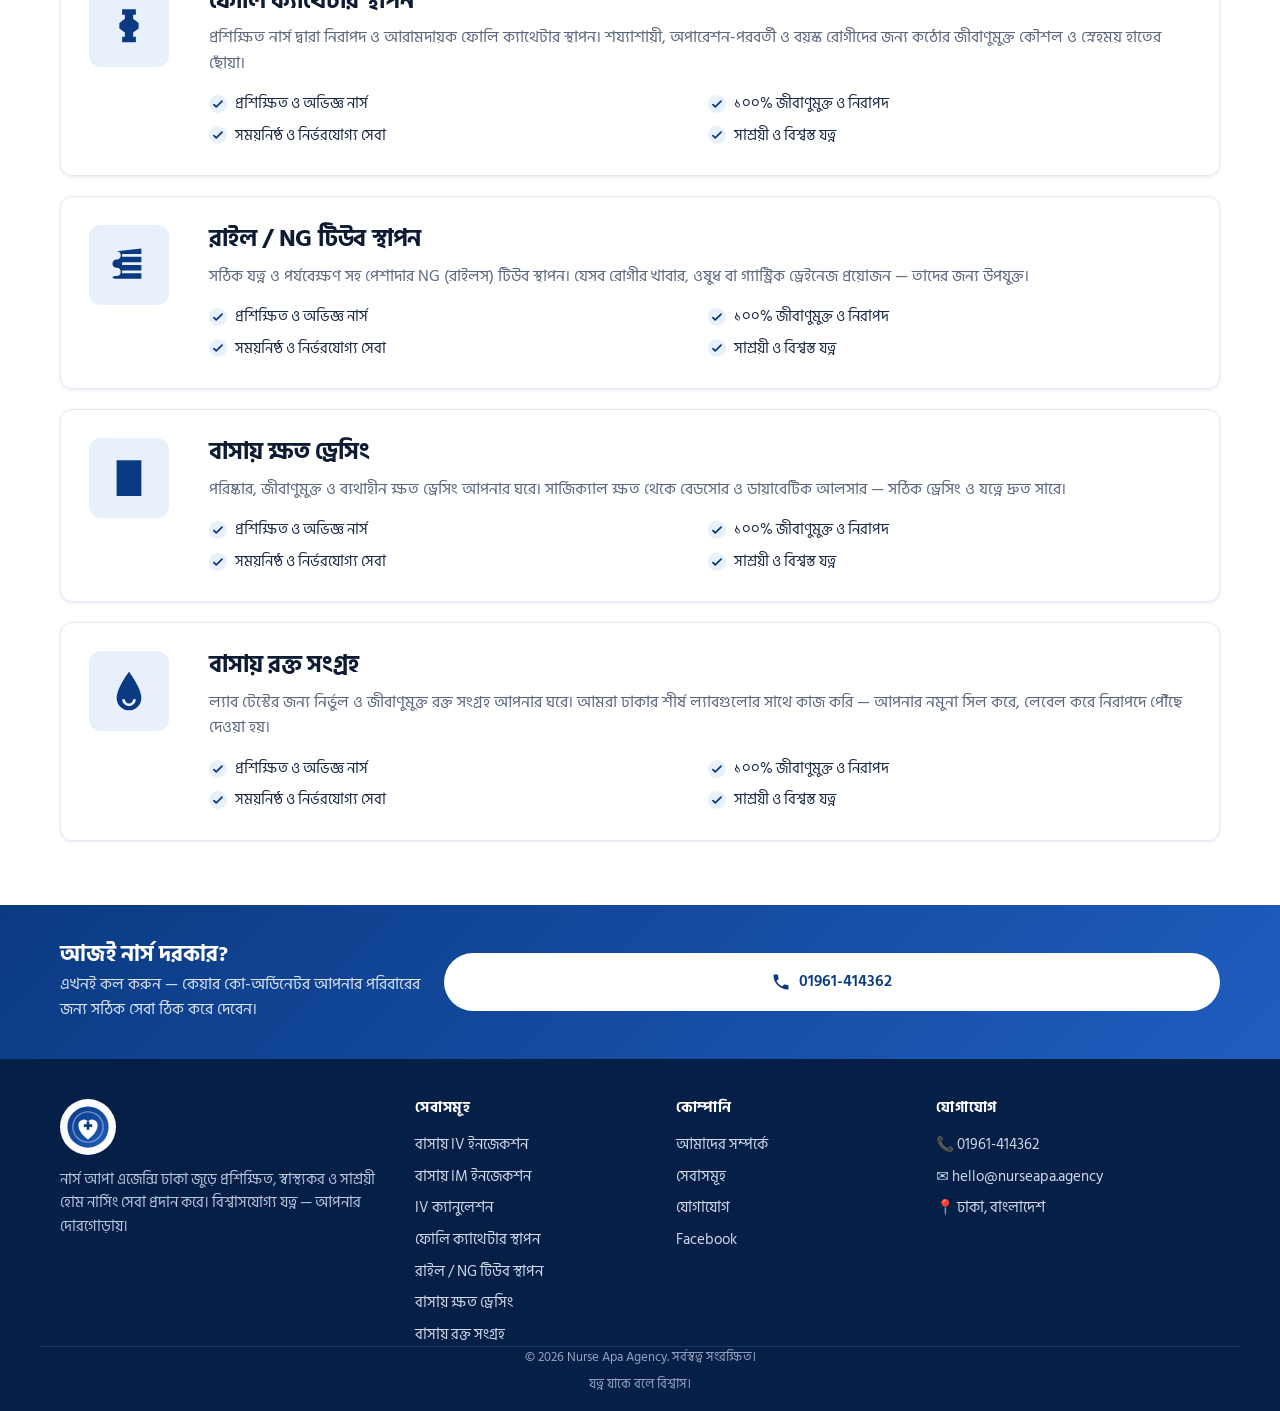
<file: services.html>
<!DOCTYPE html>
<html lang="bn">
<head>
  <meta charset="UTF-8" />
  <meta name="viewport" content="width=device-width, initial-scale=1.0" />
  <title>Home Nursing Services in Dhaka — IV, IM, Wound Dressing &amp; More | Nurse Apa</title>
  <meta name="description" content="All Nurse Apa home nursing services in Dhaka: IV injection, IM injection, routine &amp; one-time injection, IV cannulation, Foley catheter insertion, Ryle/NG tube insertion, wound dressing and blood collection at home. Trained nurses, hygienic, on-time." />
  <meta name="keywords" content="home nursing services Dhaka, IV injection service at home Bangladesh, IM injection at home, routine injection Dhaka, one-time injection home, IV cannulation at home, Foley catheter insertion Dhaka, Ryle tube insertion at home, NG tube feeding at home, wound dressing at home Dhaka, blood collection home service" />
  <link rel="canonical" href="https://nurseapa.agency/services.html" />
  <meta property="og:title" content="Home Nursing Services in Dhaka — Nurse Apa" />
  <meta property="og:description" content="All Nurse Apa services: injections, IV cannulation, Foley catheter, Ryle/NG tube, wound dressing, blood collection." />
  <meta property="og:url" content="https://nurseapa.agency/services.html" />
  <meta property="og:image" content="https://nurseapa.agency/assets/img/og-cover.svg" />
  <link rel="alternate" hreflang="en" href="https://nurseapa.agency/services.html" />
  <link rel="alternate" hreflang="bn" href="https://nurseapa.agency/services.html" />
  <link rel="icon" type="image/svg+xml" href="assets/img/logo.svg" />
  <meta name="theme-color" content="#0a3a82" />
  <link rel="preconnect" href="https://fonts.googleapis.com" />
  <link rel="preconnect" href="https://fonts.gstatic.com" crossorigin />
  <link href="https://fonts.googleapis.com/css2?family=Inter:wght@400;500;600;700&family=Hind+Siliguri:wght@400;500;600;700&display=swap" rel="stylesheet" />
  <link rel="stylesheet" href="assets/css/styles.css" />
  <script type="application/ld+json">
  {
    "@context": "https://schema.org",
    "@type": "ItemList",
    "name": "Nurse Apa Home Nursing Services",
    "itemListElement": [
      {"@type":"ListItem","position":1,"name":"IV injection at home"},
      {"@type":"ListItem","position":2,"name":"IM injection at home"},
      {"@type":"ListItem","position":3,"name":"Routine injection"},
      {"@type":"ListItem","position":4,"name":"One-time injection"},
      {"@type":"ListItem","position":5,"name":"IV cannulation"},
      {"@type":"ListItem","position":6,"name":"Foley catheter insertion"},
      {"@type":"ListItem","position":7,"name":"Ryle / NG tube insertion"},
      {"@type":"ListItem","position":8,"name":"Wound dressing"},
      {"@type":"ListItem","position":9,"name":"Blood collection at home"}
    ]
  }
  </script>
</head>
<body>
  <header id="siteHeader" class="site-header">
    <div class="container header-inner">
      <a href="index.html" class="brand" aria-label="Nurse Apa — home">
        <img src="assets/img/logo.svg" alt="Nurse Apa logo" width="44" height="44" />
        <div class="brand-text">
          <strong>Nurse Apa</strong>
          <span data-i18n="brand.tagline">Care You Can Trust</span>
        </div>
      </a>
      <nav class="primary-nav" aria-label="Primary">
        <ul>
          <li><a href="index.html" data-i18n="nav.home">Home</a></li>
          <li><a href="services.html" class="active" data-i18n="nav.services">Services</a></li>
          <li><a href="about.html" data-i18n="nav.about">About</a></li>
          <li><a href="contact.html" data-i18n="nav.contact">Contact</a></li>
        </ul>
      </nav>
      <div class="header-actions">
        <button id="langToggle" class="lang-toggle" type="button" aria-label="Switch language">
          <span class="lang-toggle-inner"><span class="lang-opt" data-lang="bn">বাং</span><span class="lang-sep" aria-hidden="true">/</span><span class="lang-opt" data-lang="en">EN</span></span>
        </button>
        <a href="tel:+8801961414362" class="btn btn-primary btn-call">
          <svg viewBox="0 0 24 24" width="18" height="18" aria-hidden="true"><path fill="currentColor" d="M6.6 10.8a15.5 15.5 0 0 0 6.6 6.6l2.2-2.2a1 1 0 0 1 1-.25 11.4 11.4 0 0 0 3.6.57 1 1 0 0 1 1 1V20a1 1 0 0 1-1 1A17 17 0 0 1 3 4a1 1 0 0 1 1-1h3.5a1 1 0 0 1 1 1 11.4 11.4 0 0 0 .57 3.6 1 1 0 0 1-.25 1z"/></svg>
          <span>01961-414362</span>
        </a>
        <button class="nav-toggle" id="navToggle" aria-label="Open menu" aria-expanded="false"><span></span><span></span><span></span></button>
      </div>
    </div>
  </header>

  <section class="page-hero">
    <div class="container">
      <span class="eyebrow" data-i18n="srvPg.eyebrow">Our services</span>
      <h1 data-i18n="srvPg.title">Home nursing services across Dhaka.</h1>
      <p class="lead" data-i18n="srvPg.lead">Choose the care you need. Trained, experienced nurses arrive on time with sterile equipment — and treat your family with kindness.</p>
    </div>
  </section>

  <section class="section">
    <div class="container srv-detail">
      <article class="srv-row" id="iv">
        <div class="srv-row-icon">
          <svg viewBox="0 0 64 64" width="44" height="44" aria-hidden="true"><path fill="#0a3a82" d="M44 6h-6v18h6zm-12 0h-6v18h6zm12 22H26v6h18zM20 32h4v18h-4zm-8 4h4v14h-4zm-8 6h4v8H4z"/></svg>
        </div>
        <div>
          <h2 data-i18n="srv.iv.title">IV injection at home</h2>
          <p data-i18n="srv.iv.desc">Need an IV drip or IV injection but don't want to go to a clinic? Our trained nurses provide safe, sterile IV injection services in the comfort of your home — perfect for post-operative recovery, dehydration, or prescribed courses.</p>
          <ul class="check">
            <li data-i18n="srv.feat.trained">Trained &amp; experienced nurses</li>
            <li data-i18n="srv.feat.hygienic">100% hygienic &amp; safe</li>
            <li data-i18n="srv.feat.punctual">Punctual &amp; reliable service</li>
            <li data-i18n="srv.feat.affordable">Affordable &amp; trusted care</li>
          </ul>
        </div>
      </article>

      <article class="srv-row" id="im">
        <div class="srv-row-icon">
          <svg viewBox="0 0 64 64" width="44" height="44" aria-hidden="true"><path fill="#0a3a82" d="M50 8 28 30l6 6 22-22zM22 36l6 6-12 12H10v-6z"/></svg>
        </div>
        <div>
          <h2 data-i18n="srv.im.title">IM injection at home</h2>
          <p data-i18n="srv.im.desc">Professional intramuscular injections delivered at your home. We follow correct site, angle and technique — reducing pain and the risk of complications for patients of every age.</p>
          <ul class="check">
            <li data-i18n="srv.feat.trained">Trained &amp; experienced nurses</li>
            <li data-i18n="srv.feat.hygienic">100% hygienic &amp; safe</li>
            <li data-i18n="srv.feat.punctual">Punctual &amp; reliable service</li>
            <li data-i18n="srv.feat.affordable">Affordable &amp; trusted care</li>
          </ul>
        </div>
      </article>

      <article class="srv-row" id="routine">
        <div class="srv-row-icon">
          <svg viewBox="0 0 64 64" width="44" height="44" aria-hidden="true"><path fill="#0a3a82" d="M32 4a28 28 0 1 0 28 28A28 28 0 0 0 32 4zm0 50a22 22 0 1 1 22-22 22 22 0 0 1-22 22zm1-36h-4v14l12 7 2-3-10-6z"/></svg>
        </div>
        <div>
          <h2 data-i18n="srv.routine.title">Routine injection</h2>
          <p data-i18n="srv.routine.desc">Regular &amp; prescribed injections as per your doctor's schedule. We keep timing consistent and our records organized so you never miss a dose.</p>
          <ul class="check">
            <li data-i18n="srv.feat.trained">Trained &amp; experienced nurses</li>
            <li data-i18n="srv.feat.hygienic">100% hygienic &amp; safe</li>
            <li data-i18n="srv.feat.punctual">Punctual &amp; reliable service</li>
            <li data-i18n="srv.feat.affordable">Affordable &amp; trusted care</li>
          </ul>
        </div>
      </article>

      <article class="srv-row" id="one-time">
        <div class="srv-row-icon">
          <svg viewBox="0 0 64 64" width="44" height="44" aria-hidden="true"><path fill="#0a3a82" d="M16 4h32v8h8v48H8V12h8zm8 16h16v8H24zm0 14h16v8H24z"/></svg>
        </div>
        <div>
          <h2 data-i18n="srv.one.title">One-time injection</h2>
          <p data-i18n="srv.one.desc">Single-dose injection at your convenience. Quick, painless, and completed in a single visit by a qualified Nurse Apa nurse.</p>
          <ul class="check">
            <li data-i18n="srv.feat.trained">Trained &amp; experienced nurses</li>
            <li data-i18n="srv.feat.hygienic">100% hygienic &amp; safe</li>
            <li data-i18n="srv.feat.punctual">Punctual &amp; reliable service</li>
            <li data-i18n="srv.feat.affordable">Affordable &amp; trusted care</li>
          </ul>
        </div>
      </article>

      <article class="srv-row" id="cannulation">
        <div class="srv-row-icon">
          <svg viewBox="0 0 64 64" width="44" height="44" aria-hidden="true"><path fill="#0a3a82" d="M14 50V14h36v36zm8-8h20V22H22zm4-16h12v4H26z"/></svg>
        </div>
        <div>
          <h2 data-i18n="srv.can.title">IV cannulation</h2>
          <p data-i18n="srv.can.desc">Expert IV cannulation insertion for safe and smooth venous access. Ideal for patients starting an IV course, antibiotic drip or chemotherapy support at home.</p>
          <ul class="check">
            <li data-i18n="srv.feat.trained">Trained &amp; experienced nurses</li>
            <li data-i18n="srv.feat.hygienic">100% hygienic &amp; safe</li>
            <li data-i18n="srv.feat.punctual">Punctual &amp; reliable service</li>
            <li data-i18n="srv.feat.affordable">Affordable &amp; trusted care</li>
          </ul>
        </div>
      </article>

      <article class="srv-row" id="foley">
        <div class="srv-row-icon">
          <svg viewBox="0 0 64 64" width="44" height="44" aria-hidden="true"><path fill="#0a3a82" d="M22 6h20v8h-4v6l8 6v8l-8 6v6h4v8H22v-8h4v-6l-8-6v-8l8-6v-6h-4z"/></svg>
        </div>
        <div>
          <h2 data-i18n="srv.foley.title">Foley catheter insertion</h2>
          <p data-i18n="srv.foley.desc">Safe and comfortable Foley catheter insertion by trained nurses. We follow strict sterile technique and gentle handling for bedridden, post-surgical and elderly patients.</p>
          <ul class="check">
            <li data-i18n="srv.feat.trained">Trained &amp; experienced nurses</li>
            <li data-i18n="srv.feat.hygienic">100% hygienic &amp; safe</li>
            <li data-i18n="srv.feat.punctual">Punctual &amp; reliable service</li>
            <li data-i18n="srv.feat.affordable">Affordable &amp; trusted care</li>
          </ul>
        </div>
      </article>

      <article class="srv-row" id="ng">
        <div class="srv-row-icon">
          <svg viewBox="0 0 64 64" width="44" height="44" aria-hidden="true"><path fill="#0a3a82" d="M14 12c8 0 8 12 0 12s-8 12 0 12 8 12 0 12-8 4 0 4h36v-8H22v-4h28v-8H22v-4h28v-8H22v-4h28v-8z"/></svg>
        </div>
        <div>
          <h2 data-i18n="srv.ng.title">Ryle / NG tube insertion</h2>
          <p data-i18n="srv.ng.desc">Professional NG (Ryle's) tube insertion with proper care and monitoring. Useful for patients who need feeding, medication, or gastric drainage at home.</p>
          <ul class="check">
            <li data-i18n="srv.feat.trained">Trained &amp; experienced nurses</li>
            <li data-i18n="srv.feat.hygienic">100% hygienic &amp; safe</li>
            <li data-i18n="srv.feat.punctual">Punctual &amp; reliable service</li>
            <li data-i18n="srv.feat.affordable">Affordable &amp; trusted care</li>
          </ul>
        </div>
      </article>

      <article class="srv-row" id="wound">
        <div class="srv-row-icon">
          <svg viewBox="0 0 64 64" width="44" height="44" aria-hidden="true"><path fill="#0a3a82" d="M14 6h36v52H14zm8 8h20v6H22zm0 12h20v6H22zm0 12h12v6H22z"/></svg>
        </div>
        <div>
          <h2 data-i18n="srv.wound.title">Wound dressing at home</h2>
          <p data-i18n="srv.wound.desc">Clean, sterile and painless wound dressing at your home. From surgical wounds to bedsores and diabetic ulcers — we help wounds heal faster with proper dressing and care.</p>
          <ul class="check">
            <li data-i18n="srv.feat.trained">Trained &amp; experienced nurses</li>
            <li data-i18n="srv.feat.hygienic">100% hygienic &amp; safe</li>
            <li data-i18n="srv.feat.punctual">Punctual &amp; reliable service</li>
            <li data-i18n="srv.feat.affordable">Affordable &amp; trusted care</li>
          </ul>
        </div>
      </article>

      <article class="srv-row" id="blood">
        <div class="srv-row-icon">
          <svg viewBox="0 0 64 64" width="44" height="44" aria-hidden="true"><path fill="#0a3a82" d="M32 4S14 28 14 42a18 18 0 0 0 36 0C50 28 32 4 32 4zm0 50a10 10 0 0 1-10-10h4a6 6 0 0 0 12 0h4a10 10 0 0 1-10 10z"/></svg>
        </div>
        <div>
          <h2 data-i18n="srv.blood.title">Blood collection at home</h2>
          <p data-i18n="srv.blood.desc">Accurate &amp; hygienic blood collection at your home for lab tests. We partner with top labs in Dhaka — your samples are sealed, labelled and dropped off safely.</p>
          <ul class="check">
            <li data-i18n="srv.feat.trained">Trained &amp; experienced nurses</li>
            <li data-i18n="srv.feat.hygienic">100% hygienic &amp; safe</li>
            <li data-i18n="srv.feat.punctual">Punctual &amp; reliable service</li>
            <li data-i18n="srv.feat.affordable">Affordable &amp; trusted care</li>
          </ul>
        </div>
      </article>
    </div>
  </section>

  <section class="cta">
    <div class="container cta-inner">
      <div>
        <h2 data-i18n="cta.title">Need a nurse today?</h2>
        <p data-i18n="cta.lead">Call now — a care coordinator will arrange the right service for your family.</p>
      </div>
      <a href="tel:+8801961414362" class="btn btn-light btn-lg">
        <svg viewBox="0 0 24 24" width="20" height="20" aria-hidden="true"><path fill="currentColor" d="M6.6 10.8a15.5 15.5 0 0 0 6.6 6.6l2.2-2.2a1 1 0 0 1 1-.25 11.4 11.4 0 0 0 3.6.57 1 1 0 0 1 1 1V20a1 1 0 0 1-1 1A17 17 0 0 1 3 4a1 1 0 0 1 1-1h3.5a1 1 0 0 1 1 1 11.4 11.4 0 0 0 .57 3.6 1 1 0 0 1-.25 1z"/></svg>
        <span>01961-414362</span>
      </a>
    </div>
  </section>

  <footer class="site-footer">
    <div class="container footer-grid">
      <div class="footer-brand">
        <img src="assets/img/logo.svg" alt="Nurse Apa logo" width="44" height="44" />
        <p data-i18n="footer.about">Nurse Apa Agency provides trained, hygienic and affordable home nursing across Dhaka. Care you can trust — at your door.</p>
      </div>
      <div>
        <h4 data-i18n="footer.servicesTitle">Services</h4>
        <ul>
          <li><a href="services.html#iv" data-i18n="srv.iv.title">IV injection at home</a></li>
          <li><a href="services.html#im" data-i18n="srv.im.title">IM injection at home</a></li>
          <li><a href="services.html#cannulation" data-i18n="srv.can.title">IV cannulation</a></li>
          <li><a href="services.html#foley" data-i18n="srv.foley.title">Foley catheter insertion</a></li>
          <li><a href="services.html#ng" data-i18n="srv.ng.title">Ryle / NG tube insertion</a></li>
          <li><a href="services.html#wound" data-i18n="srv.wound.title">Wound dressing</a></li>
          <li><a href="services.html#blood" data-i18n="srv.blood.title">Blood collection</a></li>
        </ul>
      </div>
      <div>
        <h4 data-i18n="footer.company">Company</h4>
        <ul>
          <li><a href="about.html" data-i18n="nav.about">About</a></li>
          <li><a href="services.html" data-i18n="nav.services">Services</a></li>
          <li><a href="contact.html" data-i18n="nav.contact">Contact</a></li>
          <li><a href="https://www.facebook.com/nurseapa.agency" rel="noopener" target="_blank">Facebook</a></li>
        </ul>
      </div>
      <div>
        <h4 data-i18n="footer.contact">Contact</h4>
        <ul>
          <li><a href="tel:+8801961414362">📞 01961-414362</a></li>
          <li><a href="mailto:hello@nurseapa.agency">✉ hello@nurseapa.agency</a></li>
          <li>📍 <span data-i18n="footer.city">Dhaka, Bangladesh</span></li>
        </ul>
      </div>
    </div>
    <div class="container footer-bottom">
      <span>© <span id="year"></span> Nurse Apa Agency. <span data-i18n="footer.rights">All rights reserved.</span></span>
      <span data-i18n="footer.motto">Care you can trust.</span>
    </div>
  </footer>

  <a class="fab-call" href="tel:+8801961414362" aria-label="Call Nurse Apa">
    <svg viewBox="0 0 24 24" width="22" height="22" aria-hidden="true"><path fill="currentColor" d="M6.6 10.8a15.5 15.5 0 0 0 6.6 6.6l2.2-2.2a1 1 0 0 1 1-.25 11.4 11.4 0 0 0 3.6.57 1 1 0 0 1 1 1V20a1 1 0 0 1-1 1A17 17 0 0 1 3 4a1 1 0 0 1 1-1h3.5a1 1 0 0 1 1 1 11.4 11.4 0 0 0 .57 3.6 1 1 0 0 1-.25 1z"/></svg>
  </a>

  <script src="assets/js/main.js"></script>
</body>
</html>
</file>
<file: assets/css/styles.css>
/* ---------- Design tokens ---------- */
:root {
  --c-primary: #0a3a82;
  --c-primary-600: #1f5dbf;
  --c-primary-50: #e8f0fc;
  --c-accent: #2e7be9;
  --c-text: #1a2a44;
  --c-muted: #5a677d;
  --c-bg: #ffffff;
  --c-bg-alt: #f5f8fd;
  --c-line: #e3eaf4;
  --c-success: #1f7a4a;
  --c-danger: #b1303b;
  --c-warning: #c47a17;
  --c-purple: #6633b1;

  --radius-sm: 8px;
  --radius: 12px;
  --radius-lg: 18px;

  --shadow-sm: 0 1px 2px rgba(10, 58, 130, 0.05), 0 1px 4px rgba(10, 58, 130, 0.06);
  --shadow: 0 6px 18px rgba(10, 58, 130, 0.08);
  --shadow-lg: 0 24px 50px rgba(10, 58, 130, 0.18);

  --container: 1200px;

  --font-en: 'Inter', system-ui, -apple-system, "Segoe UI", Roboto, Arial, sans-serif;
  --font-bn: 'Hind Siliguri', 'Inter', system-ui, sans-serif;
}

/* ---------- Reset ---------- */
*, *::before, *::after { box-sizing: border-box; }
html, body { margin: 0; padding: 0; }
html { scroll-behavior: smooth; -webkit-text-size-adjust: 100%; }
body {
  font-family: var(--font-en);
  color: var(--c-text);
  background: var(--c-bg);
  line-height: 1.6;
  -webkit-font-smoothing: antialiased;
}
body.lang-bn, body.lang-bn * { font-family: var(--font-bn); }
img, svg { max-width: 100%; display: block; }
a { color: var(--c-primary-600); text-decoration: none; }
a:hover { text-decoration: underline; }
button { font: inherit; cursor: pointer; }
ul { padding: 0; margin: 0; list-style: none; }
h1, h2, h3, h4, h5 { margin: 0 0 .5em; line-height: 1.2; color: #0e1c33; }
h1 { font-size: clamp(1.9rem, 3.6vw, 3rem); font-weight: 700; letter-spacing: -0.02em; }
h2 { font-size: clamp(1.5rem, 2.4vw, 2.1rem); font-weight: 700; letter-spacing: -0.01em; }
h3 { font-size: 1.1rem; font-weight: 600; }
p { margin: 0 0 1em; }
.muted { color: var(--c-muted); }
.steps li {
  list-style: none;
}

.container { width: 100%; max-width: var(--container); margin: 0 auto; padding: 0 1.25rem; }

/* ---------- Buttons ---------- */
.btn {
  display: inline-flex; align-items: center; gap: .5rem;
  padding: .75rem 1.1rem;
  border-radius: 999px;
  font-weight: 600; font-size: .95rem;
  border: 1px solid transparent;
  text-decoration: none;
  transition: transform .15s ease, background .15s ease, box-shadow .15s ease, color .15s ease;
  white-space: nowrap;
}
.btn:hover { text-decoration: none; transform: translateY(-1px); }
.btn-lg { padding: .95rem 1.4rem; font-size: 1rem; }
.btn-primary { background: var(--c-primary); color: #fff; box-shadow: var(--shadow); }
.btn-primary:hover { background: #0c4699; }
.btn-ghost { background: transparent; color: var(--c-primary); border-color: var(--c-primary-50); }
.btn-ghost:hover { background: var(--c-primary-50); }
.btn-light { background: #fff; color: var(--c-primary); }
.btn-light:hover { background: #f0f6ff; }

/* ---------- Header ---------- */
/* ---------- Header (sticky on every viewport) ---------- */
/* Sticky-position requirements that must hold everywhere:
   1) No ancestor may have `overflow: hidden/auto/scroll` — we use `overflow-x: clip`
      on html/body elsewhere in this file, which is sticky-safe.
   2) Use `-webkit-sticky` for older iOS Safari that ignores `position: sticky`. */
.site-header {
  position: -webkit-sticky;
  position: sticky;
  top: 0;
  z-index: 60;
  /* Solid white always — never toggle this on scroll, it looks jumpy. */
  background: #ffffff;
  border-bottom: 1px solid var(--c-line);
}
/* When the page scrolls past 4px, JS adds `.is-stuck`. We only change the
   *shadow* and *border*, not the background — the header stays a clean
   solid white bar throughout the page lifecycle. */
.site-header.is-stuck {
  box-shadow: 0 6px 20px rgba(10, 58, 130, 0.08);
}
.header-inner {
  display: flex; align-items: center; justify-content: space-between;
  gap: 1rem; padding: .9rem 1.25rem;
}
.brand { display: inline-flex; align-items: center; gap: .65rem; color: var(--c-text); }
.brand:hover { text-decoration: none; }
.brand-text { display: flex; flex-direction: column; line-height: 1.1; }
.brand-text strong { color: var(--c-primary); font-size: 1.05rem; letter-spacing: .01em; }
.brand-text span { font-size: .75rem; color: var(--c-muted); }

.primary-nav ul { display: flex; gap: .25rem; }
.primary-nav a {
  display: inline-block; padding: .55rem .9rem; border-radius: 999px;
  color: var(--c-text); font-weight: 500; font-size: .95rem;
}
.primary-nav a:hover { background: var(--c-bg-alt); text-decoration: none; }
.primary-nav a.active { background: var(--c-primary-50); color: var(--c-primary); }

.header-actions { display: flex; align-items: center; gap: .6rem; }
.lang-toggle {
  border: 1px solid var(--c-line); background: #fff; color: var(--c-text);
  padding: .4rem .75rem; border-radius: 999px; font-weight: 600; font-size: .82rem;
  display: inline-flex; align-items: center; gap: 4px;
}
.lang-toggle:hover { background: var(--c-bg-alt); }
.lang-toggle-inner { display: inline-flex; align-items: center; gap: 5px; }
.lang-opt { opacity: .45; transition: opacity .15s ease, color .15s ease; }
.lang-opt.is-active { opacity: 1; color: var(--c-primary); }
.lang-sep { opacity: .25; }
.btn-call svg { transform: translateY(-1px); }

.nav-toggle {
  display: none; background: transparent; border: 0; padding: .4rem;
}
.nav-toggle span { display: block; width: 22px; height: 2px; background: var(--c-text); margin: 5px 0; transition: .25s; }

/* ---------- Hero ---------- */
.hero {
  position: relative; overflow: hidden;
  background:
    radial-gradient(1000px 500px at 90% -10%, #e8f0fc 0%, transparent 60%),
    radial-gradient(800px 400px at -10% 110%, #f0f6ff 0%, transparent 60%),
    linear-gradient(180deg, #fbfdff 0%, #ffffff 100%);
  padding: 4rem 0 5rem;
}
.hero-grid {
  display: grid; grid-template-columns: 1.2fr 1fr; gap: 3rem; align-items: center;
}
.eyebrow {
  display: inline-block; padding: .35rem .8rem; border-radius: 999px;
  background: var(--c-primary-50); color: var(--c-primary);
  font-size: .8rem; font-weight: 600; letter-spacing: .04em; text-transform: uppercase;
}
.accent { color: var(--c-primary); }
.lead { font-size: 1.1rem; color: var(--c-muted); max-width: 56ch; }

.hero-cta { display: flex; gap: .75rem; flex-wrap: wrap; margin: 1.5rem 0 1.25rem; }
.hero-badges { display: flex; gap: 1.25rem; flex-wrap: wrap; }
.hero-badges li { display: inline-flex; align-items: center; gap: .5rem; font-size: .92rem; color: var(--c-muted); }
.hero-badges .dot { width: 8px; height: 8px; border-radius: 50%; background: var(--c-primary); display: inline-block; }

.hero-card {
  position: relative; padding: 1rem;
  background: #fff; border-radius: var(--radius-lg); box-shadow: var(--shadow-lg);
  border: 1px solid var(--c-line);
  transform: rotate(-2deg);
}
.hero-card-inner { background: #f6faff; border-radius: var(--radius); padding: 1rem; }
.hero-card-meta { padding: .9rem .25rem .25rem; display: flex; flex-direction: column; }
.hero-card-meta strong { color: var(--c-primary); font-size: 1.05rem; }
.hero-card-meta span { color: var(--c-muted); font-size: .85rem; }
.hero-stat {
  position: absolute; right: -14px; bottom: -22px;
  background: var(--c-primary); color: #fff; border-radius: var(--radius);
  padding: 1rem 1.2rem; box-shadow: var(--shadow);
  transform: rotate(2deg);
}
.hero-stat strong { display: block; font-size: 1.6rem; }
.hero-stat span { font-size: .8rem; opacity: .9; }

/* ---------- Page hero ---------- */
.page-hero {
  background: linear-gradient(180deg, #f3f7fd, #ffffff);
  padding: 3rem 0 2rem; border-bottom: 1px solid var(--c-line);
}
.page-hero .lead { margin-top: .75rem; }

/* ---------- Sections ---------- */
.section { padding: 4rem 0; }
.section-alt { background: var(--c-bg-alt); }
.section-head { max-width: 720px; margin: 0 auto 2.5rem; text-align: center; }
.section-head .eyebrow { margin-bottom: .75rem; }
.section-head-row {
  max-width: none; margin: 0 0 2.5rem;
  display: flex; justify-content: space-between; align-items: end; gap: 1.5rem; text-align: left;
}
.section-head-row > div { max-width: 640px; }

/* ---------- Grids ---------- */
.grid { display: grid; gap: 1.25rem; }
.grid-3 { grid-template-columns: repeat(3, 1fr); }
.grid-4 { grid-template-columns: repeat(4, 1fr); }

/* ---------- Features ---------- */
.feature {
  background: #fff; border-radius: var(--radius); padding: 1.5rem;
  border: 1px solid var(--c-line); box-shadow: var(--shadow-sm);
  transition: transform .15s ease, box-shadow .15s ease;
}
.feature:hover { transform: translateY(-3px); box-shadow: var(--shadow); }
.feature-icon {
  display: inline-grid; place-items: center; width: 48px; height: 48px;
  border-radius: 12px; margin-bottom: 1rem;
}
.feature h3 { margin-bottom: .4rem; }
.feature p { color: var(--c-muted); margin: 0; font-size: .95rem; }

/* ---------- Service cards (vertical: image on top, content below) ---------- */
.srv-card {
  display: flex; flex-direction: column; background: #fff; border-radius: var(--radius);
  border: 1px solid var(--c-line); overflow: hidden; box-shadow: var(--shadow-sm);
  color: var(--c-text); transition: transform .18s ease, box-shadow .18s ease, border-color .18s ease;
}
.srv-card:hover { transform: translateY(-4px); box-shadow: var(--shadow); border-color: #cfdcef; text-decoration: none; }
.srv-thumb {
  position: relative; aspect-ratio: 4/3; background: #eef3fb; overflow: hidden;
}
.srv-thumb img {
  width: 100%; height: 100%; object-fit: cover; object-position: center;
  display: block; transition: transform .35s ease;
}
.srv-card:hover .srv-thumb img { transform: scale(1.04); }
.srv-thumb::after {
  content: ""; position: absolute; inset: auto 0 0 0; height: 40%;
  background: linear-gradient(180deg, transparent, rgba(10, 58, 130, 0.15));
  pointer-events: none;
}
.srv-body { padding: 1.1rem 1.25rem 1.4rem; display: flex; flex-direction: column; flex: 1; }
.srv-body h3 { margin: 0 0 .4rem; font-size: 1.1rem; line-height: 1.25; }
.srv-body p {
  color: var(--c-muted); font-size: .92rem; line-height: 1.55;
  margin: 0 0 1rem; flex: 1;
  display: -webkit-box; -webkit-line-clamp: 3; -webkit-box-orient: vertical; line-clamp: 3; overflow: hidden;
}
.srv-link { color: var(--c-primary); font-weight: 600; font-size: .9rem; align-self: flex-start; }
.srv-link::after { content: " →"; display: inline-block; transition: transform .2s ease; margin-left: 2px; }
.srv-card:hover .srv-link::after { transform: translateX(3px); }

/* ---------- Service detail page ---------- */
.srv-detail { display: flex; flex-direction: column; gap: 2rem; }
.srv-row {
  display: grid; grid-template-columns: 96px 1fr; gap: 1.5rem; align-items: start;
  background: #fff; padding: 1.75rem; border-radius: var(--radius);
  border: 1px solid var(--c-line); box-shadow: var(--shadow-sm);
}
.srv-row-icon {
  width: 80px; height: 80px; border-radius: var(--radius);
  background: var(--c-primary-50); display: grid; place-items: center;
}
.srv-row h2 { margin-bottom: .6rem; scroll-margin-top: 100px; }
.srv-row p { color: var(--c-muted); margin-bottom: 1rem; }

.check { display: grid; grid-template-columns: repeat(2, 1fr); gap: .5rem 1rem; color: var(--c-text); font-size: .95rem; }
.check li { display: flex; align-items: center; gap: .5rem; }
.check li::before {
  content: ""; width: 18px; height: 18px; border-radius: 50%;
  background: var(--c-primary-50); color: var(--c-primary); flex-shrink: 0;
  background-image: url("data:image/svg+xml;utf8,<svg xmlns='http://www.w3.org/2000/svg' viewBox='0 0 24 24'><path fill='none' stroke='%230a3a82' stroke-width='3' stroke-linecap='round' stroke-linejoin='round' d='M5 13l4 4L19 7'/></svg>");
  background-size: 14px; background-repeat: no-repeat; background-position: center;
}

/* ---------- How it works ---------- */
.steps {
  display: grid; grid-template-columns: repeat(3, 1fr); gap: 1.25rem;
  counter-reset: step; padding: 0; margin: 0;
}
.steps li {
  background: #fff; border-radius: var(--radius); padding: 1.5rem;
  border: 1px solid var(--c-line); position: relative;
}
.step-num {
  display: inline-grid; place-items: center; width: 36px; height: 36px;
  border-radius: 50%; background: var(--c-primary); color: #fff;
  font-weight: 700; margin-bottom: .9rem;
}

/* ---------- About ---------- */
.about-grid { display: grid; grid-template-columns: 1.3fr 1fr; gap: 3rem; align-items: center; }
.about-photo { background: var(--c-bg-alt); border-radius: var(--radius-lg); padding: 1.5rem; box-shadow: var(--shadow); }

/* ---------- Contact ---------- */
.contact-grid { display: grid; grid-template-columns: 1fr 1.2fr; gap: 2rem; align-items: start; }
.contact-cards { display: grid; gap: 1rem; }
.contact-card {
  display: flex; align-items: center; gap: 1rem;
  background: #fff; border-radius: var(--radius); padding: 1.1rem 1.25rem;
  border: 1px solid var(--c-line); box-shadow: var(--shadow-sm); color: var(--c-text);
}
.contact-card:hover { box-shadow: var(--shadow); text-decoration: none; }
.contact-card.static { background: var(--c-primary-50); }
.contact-icon {
  width: 48px; height: 48px; border-radius: 12px; background: var(--c-primary-50);
  display: grid; place-items: center; font-size: 1.4rem;
}
.contact-card > div span { display: block; color: var(--c-muted); font-size: .85rem; }
.contact-card > div strong { font-size: 1.05rem; }

.contact-form {
  background: #fff; border-radius: var(--radius); padding: 1.75rem;
  border: 1px solid var(--c-line); box-shadow: var(--shadow-sm);
}
.contact-form h2 { margin-top: 0; }
.contact-form label { display: block; margin-bottom: 1rem; }
.contact-form label > span { display: block; font-size: .85rem; color: var(--c-muted); margin-bottom: .35rem; font-weight: 500; }
.contact-form input, .contact-form select, .contact-form textarea {
  width: 100%; padding: .8rem .9rem; border: 1px solid var(--c-line); border-radius: 10px;
  background: #fff; font: inherit; color: var(--c-text);
  transition: border-color .15s, box-shadow .15s;
}
.contact-form input:focus, .contact-form select:focus, .contact-form textarea:focus {
  outline: none; border-color: var(--c-primary-600);
  box-shadow: 0 0 0 4px rgba(31, 93, 191, 0.15);
}
.contact-form textarea { resize: vertical; }
.contact-form .btn { width: 100%; justify-content: center; margin-top: .25rem; }
.form-note { color: var(--c-muted); font-size: .85rem; margin: .8rem 0 0; text-align: center; }
.form-note.success { color: var(--c-success); font-weight: 600; }

/* ---------- CTA banner ---------- */
.cta {
  background:
    linear-gradient(135deg, #0a3a82 0%, #1f5dbf 100%);
  color: #fff; padding: 3rem 0;
}
.cta-inner {
  display: flex; justify-content: space-between; align-items: center; gap: 1.5rem;
}
.cta h2 { color: #fff; margin-bottom: .25rem; }
.cta p { color: rgba(255,255,255,.85); margin: 0; }

/* ---------- Footer ---------- */
.site-footer {
  background: #061f47; color: #cfd9ea; padding: 3.5rem 0 1.25rem;
}
.site-footer a { color: #cfd9ea; }
.site-footer a:hover { color: #fff; }
.footer-grid {
  display: grid; grid-template-columns: 1.4fr 1fr 1fr 1.2fr; gap: 2rem; padding-bottom: 2rem;
}
.footer-brand { display: flex; flex-direction: column; gap: .8rem; max-width: 320px; }
.footer-brand img { background: #fff; border-radius: 50%; padding: 6px; width: 56px; height: 56px; }
.footer-brand p { color: #b6c4dc; font-size: .92rem; margin: 0; }
.footer-grid h4 { color: #fff; margin-bottom: 1rem; font-size: .95rem; text-transform: uppercase; letter-spacing: .05em; }
.footer-grid ul { display: flex; flex-direction: column; gap: .5rem; font-size: .92rem; }
.footer-bottom {
  display: flex; justify-content: space-between; align-items: center; gap: 1rem;
  padding-top: 1.25rem; border-top: 1px solid rgba(255,255,255,.1);
  font-size: .82rem; color: #94a3bf;
}

/* ---------- Floating call ---------- */
.fab-call {
  position: fixed; right: 1rem; bottom: 1rem; z-index: 70;
  width: 54px; height: 54px; border-radius: 50%;
  background: var(--c-primary); color: #fff;
  display: grid; place-items: center;
  box-shadow: 0 12px 30px rgba(10, 58, 130, 0.4);
  animation: pulse 2.4s infinite;
  text-decoration: none;
}
.fab-call:hover { background: #0c4699; text-decoration: none; }
@keyframes pulse {
  0% { box-shadow: 0 0 0 0 rgba(10, 58, 130, 0.5), 0 12px 30px rgba(10, 58, 130, 0.4); }
  70% { box-shadow: 0 0 0 18px rgba(10, 58, 130, 0), 0 12px 30px rgba(10, 58, 130, 0.4); }
  100% { box-shadow: 0 0 0 0 rgba(10, 58, 130, 0), 0 12px 30px rgba(10, 58, 130, 0.4); }
}

/* ---------- 404 ---------- */
.error-page { min-height: 70vh; display: grid; place-items: center; text-align: center; padding: 4rem 1rem; }

/* ==========================================================
   MOBILE-FIRST RESPONSIVE OVERHAUL
   - base styles target small phones (≤ 480px)
   - breakpoints scale up: 600 / 720 / 960 / 1100
   ========================================================== */

/* ---------- ≤ 480px (small phones): base ---------- */
.primary-nav { display: none; }
.nav-toggle { display: block; background: transparent; border: 0; padding: .45rem; }
.nav-toggle span { display: block; width: 22px; height: 2px; background: var(--c-text); margin: 5px 0; transition: .25s; }
.nav-toggle.open span:nth-child(1) { transform: translateY(7px) rotate(45deg); }
.nav-toggle.open span:nth-child(2) { opacity: 0; }
.nav-toggle.open span:nth-child(3) { transform: translateY(-7px) rotate(-45deg); }

.primary-nav.open {
  display: block;
  position: fixed; inset: 60px 0 auto 0;
  background: #fff; border-bottom: 1px solid var(--c-line);
  padding: .75rem 1rem 1rem;
  box-shadow: var(--shadow);
  z-index: 55;
}
.primary-nav.open ul { flex-direction: column; gap: .25rem; }
.primary-nav.open a { display: block; padding: .85rem 1rem; border-radius: 12px; font-size: 1rem; }
.primary-nav.open a.active { background: var(--c-primary-50); }

/* hero -> single column on phones */
.hero-grid { grid-template-columns: 1fr; gap: 2rem; padding-top: 1rem; }
.hero { padding: 1.75rem 0 2.5rem; }
.hero h1 { font-size: clamp(1.6rem, 7vw, 2.1rem); }
.hero .lead { font-size: 1rem; }
.hero-cta { gap: .65rem; }
.hero-cta .btn { width: 100%; justify-content: center; }
.hero-cta .btn-lg { padding: .85rem 1rem; font-size: .95rem; }
.hero-badges { gap: .75rem; }
.hero-badges li { font-size: .88rem; }

/* vertical srv-card already works on mobile — no special overrides needed */

/* hero card on phones: tighter, photo keeps its weight */
.hero-card { transform: none; padding: .5rem; max-width: 360px; margin: 0 auto; }
.hero-card-inner { padding: .5rem; }
.hero-card-photo { aspect-ratio: 1/1; border-radius: var(--radius); overflow: hidden; }
.hero-card-photo img { width: 100%; height: 100%; object-fit: cover; object-position: center top; display: block; }
.hero-card-meta { padding: .6rem .25rem .1rem; flex-direction: row; gap: .5rem; align-items: baseline; }
.hero-stat { right: 8px; bottom: 8px; transform: none; padding: .55rem .75rem; border-radius: 10px; box-shadow: 0 6px 16px rgba(10,58,130,.35); }
.hero-stat strong { font-size: 1.05rem; }
.hero-stat span { font-size: .7rem; }
.fab-call { width: 50px; height: 50px; right: .75rem; bottom: .75rem; }

/* header: stack pieces nicely on small screens, hide call label but keep icon */
.btn-call span { display: none; }
.btn-call { padding: .55rem; border-radius: 50%; min-width: 40px; min-height: 40px; justify-content: center; }
.lang-toggle { padding: .4rem .7rem; font-size: .82rem; }
.brand-text strong { font-size: .98rem; }
.brand-text span { font-size: .68rem; }

/* sections compact on phones */
.section { padding: 2.5rem 0; }
.section-alt { padding: 2.5rem 0; }
.section-head { margin-bottom: 1.75rem; }
.section-head-row { flex-direction: column; align-items: stretch; gap: 1rem; }

/* grids -> single column on small phones */
.grid-3, .grid-4 { grid-template-columns: 1fr; }
.steps { grid-template-columns: 1fr; }
.about-grid { grid-template-columns: 1fr; gap: 2rem; }
.about-photo { max-width: 360px; margin: 0 auto; }
.about-photo img { width: 100%; height: auto; border-radius: var(--radius-lg); }
.contact-grid { grid-template-columns: 1fr; gap: 1.5rem; }

.srv-detail { gap: 1.25rem; }
.srv-row { grid-template-columns: 1fr; padding: 1.25rem; gap: 1rem; }
.srv-row h2 { font-size: 1.2rem; }
.srv-row p { font-size: .92rem; }
.srv-row-icon { width: 60px; height: 60px; }
.srv-row-icon svg { width: 36px; height: 36px; }
.check { grid-template-columns: 1fr; font-size: .92rem; }

.cta { padding: 2.25rem 0; }
.cta-inner { flex-direction: column; text-align: center; gap: 1rem; }
.cta h2 { font-size: 1.4rem; }
.cta .btn { width: 100%; justify-content: center; }

.footer-grid { grid-template-columns: 1fr; gap: 1.5rem; padding-bottom: 1.5rem; }
.footer-bottom { flex-direction: column; gap: .35rem; text-align: center; }
.site-footer { padding: 2.5rem 0 1rem; }

/* contact cards on phones */
.contact-cards { gap: .75rem; }
.contact-card { padding: .9rem 1rem; }
.contact-icon { width: 42px; height: 42px; font-size: 1.2rem; }
.contact-form { padding: 1.25rem; }
.contact-form h2 { font-size: 1.25rem; }
.contact-form input, .contact-form select, .contact-form textarea { padding: .9rem .85rem; font-size: 16px; /* prevents iOS zoom */ }

/* Prevent horizontal overflow globally WITHOUT breaking position:sticky.
   `overflow-x: hidden` on html/body silently disables sticky on iOS/Safari
   and several Android browsers. `overflow-x: clip` is the modern equivalent
   that keeps overflow suppressed while leaving position:sticky functional.
   We layer both with feature detection so legacy browsers still get `hidden`. */
html, body { overflow-x: clip; }
@supports not (overflow-x: clip) {
  html, body { overflow-x: hidden; }
}

/* ---------- 481px – 720px (large phones) ---------- */
@media (min-width: 481px) {
  .grid-3 { grid-template-columns: repeat(2, 1fr); }
  .hero-cta .btn { width: auto; }
  .hero-card { max-width: 420px; }
  .about-photo { max-width: 460px; }
}

/* ---------- 721px+ (tablets) – show horizontal nav ---------- */
@media (min-width: 721px) {
  .primary-nav { display: block !important; position: static; padding: 0; box-shadow: none; transform: none !important; }
  .primary-nav ul { display: flex; gap: .25rem; }
  .primary-nav a { display: inline-block; padding: .55rem .9rem; border-radius: 999px; font-size: .95rem; }
  .nav-toggle { display: none; }
  .btn-call span { display: inline; }
  .btn-call { padding: .75rem 1.1rem; border-radius: 999px; }
  .lang-toggle { padding: .45rem .8rem; font-size: .85rem; }
  .fab-call { width: 54px; height: 54px; right: 1rem; bottom: 1rem; }

  .hero-grid { grid-template-columns: 1.2fr 1fr; gap: 3rem; }
  .hero { padding: 4rem 0 5rem; }
  .hero h1 { font-size: clamp(1.9rem, 3.6vw, 3rem); }
  .hero .lead { font-size: 1.1rem; }
  .hero-card { transform: rotate(-2deg); padding: 1rem; max-width: none; }
  .hero-card-inner { padding: 1rem; }
  .hero-card-meta { padding: .9rem .25rem .25rem; flex-direction: column; align-items: stretch; }
  .hero-stat { right: -14px; bottom: -22px; transform: rotate(2deg); padding: 1rem 1.2rem; }
  .hero-stat strong { font-size: 1.6rem; }
  .hero-stat span { font-size: .8rem; }

  .grid-4 { grid-template-columns: repeat(2, 1fr); }
  .steps { grid-template-columns: repeat(3, 1fr); }
  .about-grid { grid-template-columns: 1.3fr 1fr; gap: 3rem; align-items: center; }
  .footer-grid { grid-template-columns: 1fr 1fr; }
  .section { padding: 4rem 0; }
  .hero-cta .btn { width: auto; }
}

/* ---------- 961px+ (small desktop) ---------- */
@media (min-width: 961px) {
  .grid-3 { grid-template-columns: repeat(3, 1fr); }
  .grid-4 { grid-template-columns: repeat(4, 1fr); }
  .footer-grid { grid-template-columns: 1.4fr 1fr 1fr 1.2fr; }
  .section-head-row { flex-direction: row; align-items: end; }
  /* More breathing room in the desktop header */
  .header-inner { padding: 1rem 1.5rem; gap: 1.25rem; }
  .brand-text strong { font-size: 1.08rem; }
  .brand img { width: 42px; height: 42px; }
  .header-actions { gap: .75rem; }
  .lang-toggle { padding: .5rem .85rem; font-size: .88rem; }
  .btn-call { padding: .7rem 1.15rem; font-size: .92rem; }
  .cta-inner { flex-direction: row; text-align: left; }
  .srv-row { grid-template-columns: 96px 1fr; padding: 1.75rem; gap: 1.5rem; }
  .srv-row h2 { font-size: 1.5rem; }
  .srv-row p { font-size: 1rem; }
  .srv-row-icon { width: 80px; height: 80px; }
  .srv-row-icon svg { width: 44px; height: 44px; }
  .check { grid-template-columns: 1fr 1fr; }
}

/* ---------- ≥ 1100px (large desktop) ---------- */
@media (min-width: 1100px) {
  .container { padding: 0 2rem; }
  .header-inner { padding: 1.1rem 2rem; gap: 1.5rem; }
  .brand img { width: 46px; height: 46px; }
  .brand-text strong { font-size: 1.12rem; }
  .lang-toggle { padding: .55rem .95rem; font-size: .9rem; }
  .btn-call { padding: .75rem 1.25rem; font-size: .95rem; }
}

/* safe-area for notched phones */
@supports (padding: max(0px)) {
  .container { padding-left: max(1.25rem, env(safe-area-inset-left)); padding-right: max(1.25rem, env(safe-area-inset-right)); }
  .fab-call { right: max(1rem, env(safe-area-inset-right)); bottom: max(1rem, env(safe-area-inset-bottom)); }
  .site-header { padding-top: env(safe-area-inset-top); }
}

/* ---------- Reduced motion ---------- */
@media (prefers-reduced-motion: reduce) {
  *, *::before, *::after { transition: none !important; animation: none !important; }
  html { scroll-behavior: auto; }
}
</file>
